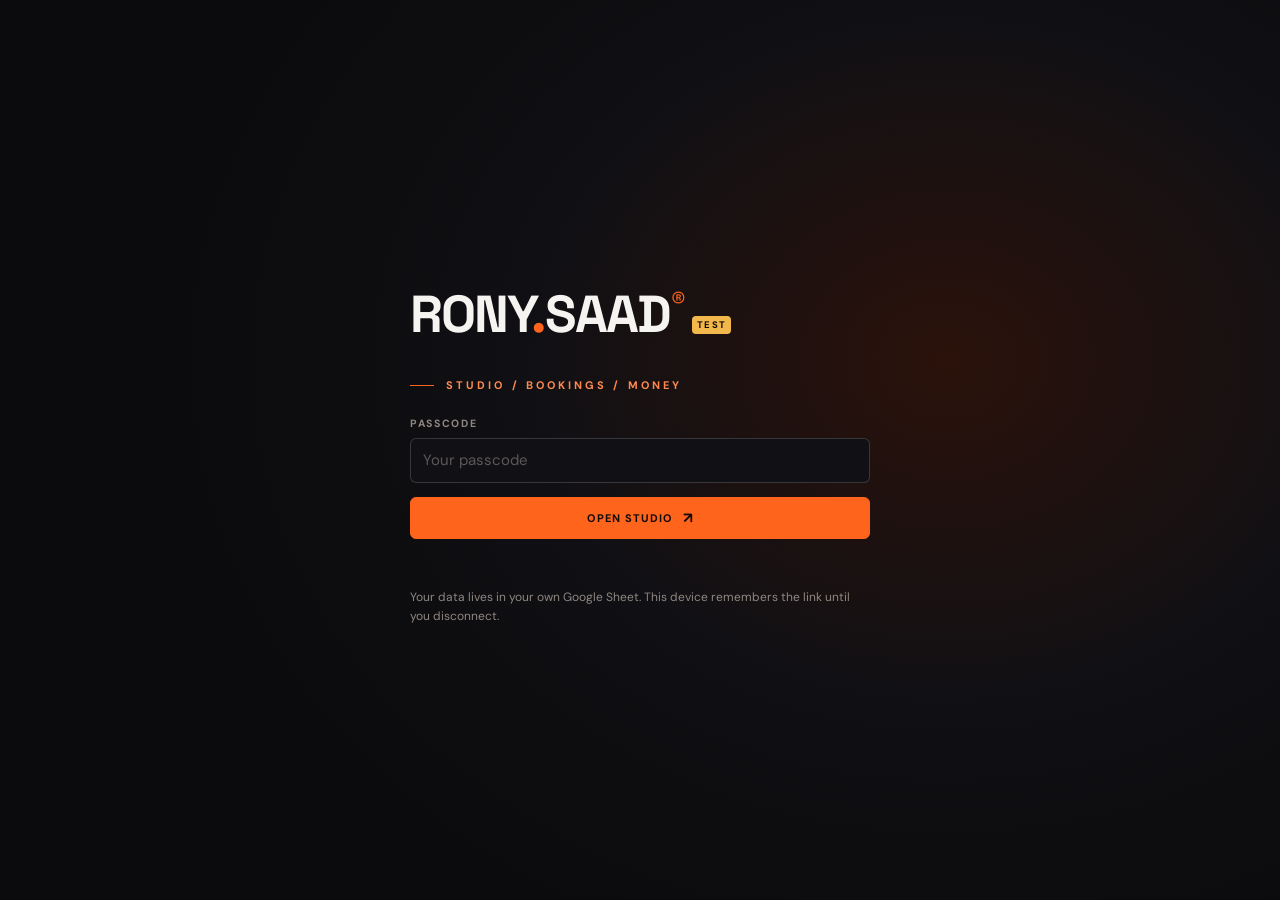
<file: index.html>
<!doctype html>
<html lang="en">
<head>
<meta charset="utf-8">
<meta name="viewport" content="width=device-width,initial-scale=1,viewport-fit=cover">
<meta name="theme-color" content="#0b0b0d">
<meta name="robots" content="noindex,nofollow">
<meta name="apple-mobile-web-app-capable" content="yes">
<meta name="apple-mobile-web-app-status-bar-style" content="black-translucent">
<meta name="apple-mobile-web-app-title" content="Studio">
<title>Rony Saad Studio</title>
<meta name="mobile-web-app-capable" content="yes">
<link rel="manifest" href="manifest.webmanifest">
<link rel="icon" href="icon.svg" type="image/svg+xml">
<link rel="icon" href="icons/icon-192.png" type="image/png" sizes="192x192">
<link rel="apple-touch-icon" href="icons/icon-180.png">
<link rel="preconnect" href="https://fonts.googleapis.com">
<link rel="preconnect" href="https://fonts.gstatic.com" crossorigin>
<link rel="stylesheet" href="https://fonts.googleapis.com/css2?family=DM+Sans:wght@400;500;600;700&family=Space+Grotesk:wght@500;600;700&family=Cairo:wght@500;700&display=swap">
<link rel="stylesheet" href="styles.css">
</head>
<body>
<div class="grain" aria-hidden="true"></div>

<!-- Connect screen -->
<section id="connect" class="connect" hidden>
  <div class="connect-card">
    <div class="wordmark big">RONY<span>.</span>SAAD<em>®</em></div>
    <p class="eyebrow">Studio / Bookings / Money</p>
    <form id="connectForm" class="stack">
      <label class="field" id="cUrlField"><span>Google Sheet link (Apps Script web app URL)</span>
        <input id="cUrl" type="url" required placeholder="https://script.google.com/macros/s/…/exec" autocomplete="off" spellcheck="false"></label>
      <label class="field"><span>Passcode</span>
        <input id="cKey" type="text" required inputmode="numeric" autocomplete="off" placeholder="Your passcode" maxlength="12"></label>
      <button class="btn primary" type="submit" id="cGo">Open studio <span class="arrow">↗</span></button>
      <p class="msg" id="cMsg" role="status"></p>
    </form>
    <p class="fine">Your data lives in your own Google Sheet. This device remembers the link until you disconnect.</p>
  </div>
</section>

<!-- App -->
<div id="app" class="app" hidden>
  <header class="top">
    <a href="#today" class="wordmark" aria-label="Studio home">RONY<span>.</span>SAAD<em>®</em></a>
    <nav class="nav" id="nav" aria-label="Sections">
      <a href="#today" data-v="today">Today</a>
      <a href="#projects" data-v="projects">Projects</a>
      <a href="#clients" data-v="clients">Clients</a>
      <a href="#money" data-v="money">Money</a>
    </nav>
    <div class="top-right">
      <button class="sync" id="syncBtn" type="button" title="Sync now"><i class="dot"></i><span id="syncTxt">Synced</span></button>
      <button type="button" class="icon-btn" aria-label="Search everything" title="Search ( / )" id="searchBtn" data-search></button>
      <button type="button" class="icon-btn" aria-label="More: retainers, settings" id="moreBtn" data-more></button>
      <a href="#settings" data-v="settings" class="icon-btn" aria-label="Settings" id="setLink"></a>
      <button class="btn primary sm add-top" type="button" data-add>+ New booking</button>
    </div>
  </header>

  <main id="view" class="view"></main>

  <nav class="tabbar" aria-label="Sections">
    <a href="#today" data-v="today"><i data-ic="today"></i><span>Today</span></a>
    <a href="#projects" data-v="projects"><i data-ic="folder"></i><span>Projects</span></a>
    <button type="button" class="tab-add" data-add aria-label="New booking"><i data-ic="plus"></i></button>
    <a href="#clients" data-v="clients"><i data-ic="users"></i><span>Clients</span></a>
    <a href="#money" data-v="money"><i data-ic="wallet"></i><span>Money</span></a>
  </nav>
</div>

<!-- Drawer + modal roots -->
<div id="scrim" class="scrim" hidden></div>
<aside id="drawer" class="drawer" hidden aria-modal="true" role="dialog" aria-labelledby="drawerTitle"></aside>
<div id="modal" class="modal" hidden role="dialog" aria-modal="true" aria-labelledby="modalTitle"></div>
<div id="toast" class="toast" role="status" hidden></div>
<div id="invoice" class="invoice" aria-hidden="true"></div>

<script src="app.js"></script>
</body>
</html>
</file>
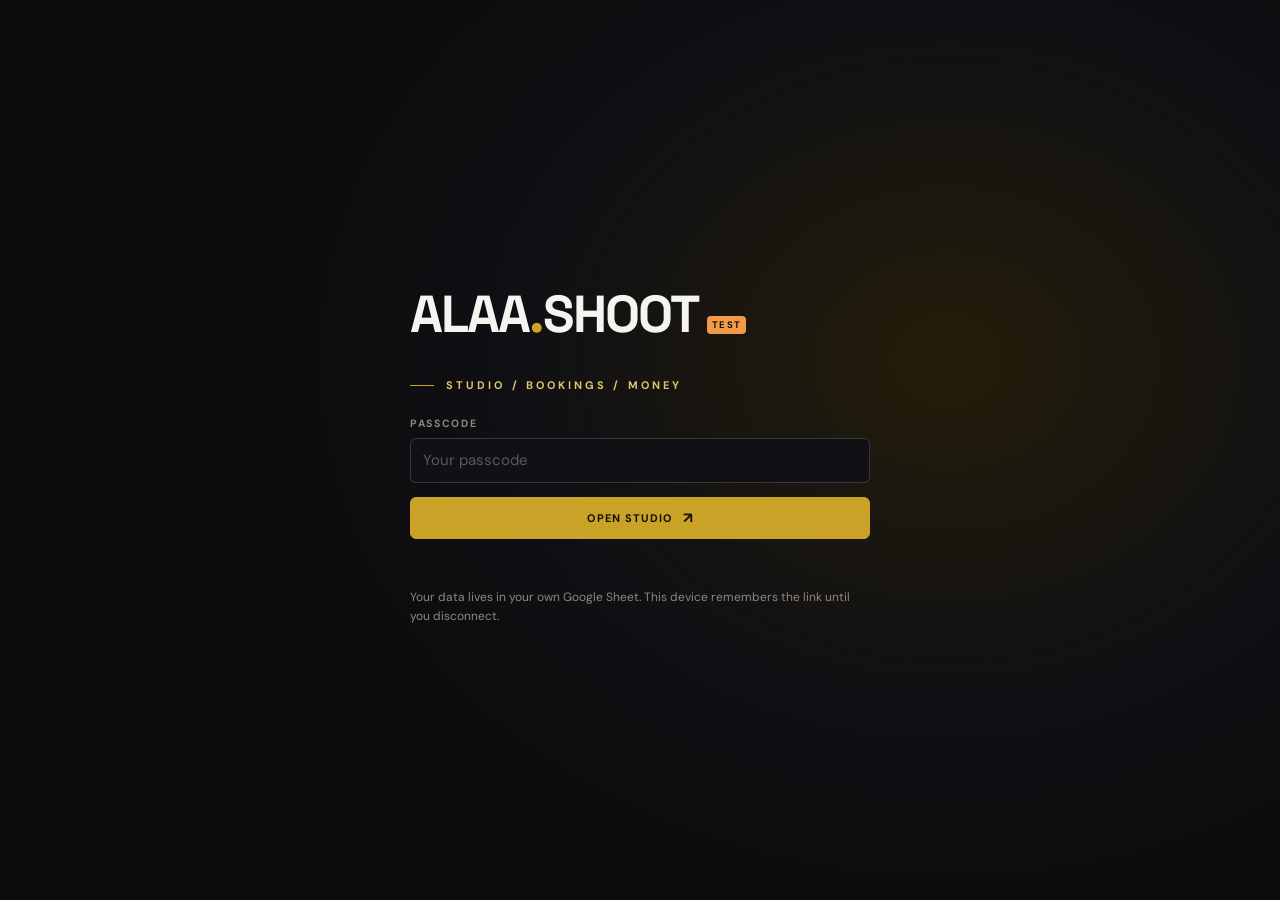
<file: alaa/index.html>
<!doctype html>
<!-- Alaa Shoot: a frozen copy of the studio app (app.js, styles.css here) with its own Sheet, name and colours. Changes to the main app do not reach it. -->
<html lang="en">
<head>
<meta charset="utf-8">
<meta name="viewport" content="width=device-width,initial-scale=1,viewport-fit=cover">
<meta name="theme-color" content="#0b0b0d">
<meta name="robots" content="noindex,nofollow">
<meta name="apple-mobile-web-app-capable" content="yes">
<meta name="apple-mobile-web-app-status-bar-style" content="black-translucent">
<meta name="apple-mobile-web-app-title" content="Alaa Shoot">
<title>Alaa Shoot</title>
<meta name="mobile-web-app-capable" content="yes">
<link rel="manifest" href="manifest.webmanifest">
<link rel="icon" href="icon.svg" type="image/svg+xml">
<link rel="icon" href="icons/icon-192.png" type="image/png" sizes="192x192">
<link rel="apple-touch-icon" href="icons/icon-180.png">
<link rel="preconnect" href="https://fonts.googleapis.com">
<link rel="preconnect" href="https://fonts.gstatic.com" crossorigin>
<link rel="stylesheet" href="https://fonts.googleapis.com/css2?family=DM+Sans:wght@400;500;600;700&family=Space+Grotesk:wght@500;600;700&family=Cairo:wght@500;700&display=swap">
<link rel="stylesheet" href="styles.css">
<link rel="stylesheet" href="theme.css">
</head>
<body>
<div class="grain" aria-hidden="true"></div>

<!-- Connect screen -->
<section id="connect" class="connect" hidden>
  <div class="connect-card">
    <div class="wordmark big">ALAA<span>.</span>SHOOT</div>
    <p class="eyebrow">Studio / Bookings / Money</p>
    <form id="connectForm" class="stack">
      <label class="field" id="cUrlField"><span>Google Sheet link (Apps Script web app URL)</span>
        <input id="cUrl" type="url" required placeholder="https://script.google.com/macros/s/…/exec" autocomplete="off" spellcheck="false"></label>
      <label class="field"><span>Passcode</span>
        <input id="cKey" type="text" required inputmode="numeric" autocomplete="off" placeholder="Your passcode" maxlength="12"></label>
      <button class="btn primary" type="submit" id="cGo">Open studio <span class="arrow">↗</span></button>
      <p class="msg" id="cMsg" role="status"></p>
    </form>
    <p class="fine">Your data lives in your own Google Sheet. This device remembers the link until you disconnect.</p>
  </div>
</section>

<!-- App -->
<div id="app" class="app" hidden>
  <header class="top">
    <a href="#today" class="wordmark" aria-label="Studio home">ALAA<span>.</span>SHOOT</a>
    <nav class="nav" id="nav" aria-label="Sections">
      <a href="#today" data-v="today">Today</a>
      <a href="#projects" data-v="projects">Projects</a>
      <a href="#clients" data-v="clients">Clients</a>
      <a href="#money" data-v="money">Money</a>
    </nav>
    <div class="top-right">
      <button class="sync" id="syncBtn" type="button" title="Sync now"><i class="dot"></i><span id="syncTxt">Synced</span></button>
      <button type="button" class="icon-btn" aria-label="Search everything" title="Search ( / )" id="searchBtn" data-search></button>
      <button type="button" class="icon-btn" aria-label="More: retainers, settings" id="moreBtn" data-more></button>
      <a href="#settings" data-v="settings" class="icon-btn" aria-label="Settings" id="setLink"></a>
      <button class="btn primary sm add-top" type="button" data-add>+ New booking</button>
    </div>
  </header>

  <main id="view" class="view"></main>

  <nav class="tabbar" aria-label="Sections">
    <a href="#today" data-v="today"><i data-ic="today"></i><span>Today</span></a>
    <a href="#projects" data-v="projects"><i data-ic="folder"></i><span>Projects</span></a>
    <button type="button" class="tab-add" data-add aria-label="New booking"><i data-ic="plus"></i></button>
    <a href="#clients" data-v="clients"><i data-ic="users"></i><span>Clients</span></a>
    <a href="#money" data-v="money"><i data-ic="wallet"></i><span>Money</span></a>
  </nav>
</div>

<!-- Drawer + modal roots -->
<div id="scrim" class="scrim" hidden></div>
<aside id="drawer" class="drawer" hidden aria-modal="true" role="dialog" aria-labelledby="drawerTitle"></aside>
<div id="modal" class="modal" hidden role="dialog" aria-modal="true" aria-labelledby="modalTitle"></div>
<div id="toast" class="toast" role="status" hidden></div>
<div id="invoice" class="invoice" aria-hidden="true"></div>

<script src="config.js"></script>
<script src="app.js"></script>
</body>
</html>
</file>
<file: styles.css>
/* Rony Saad Studio — brand from ronysaad.com: ink black, signal orange, warm off‑white.
   Layout: sticky top bar (desktop nav) + bottom tab bar on phones; views render into #view; project editor is a right drawer. */
:root{
  --bg:#0b0b0d; --bg2:#111115; --panel:#15151a; --panel2:#1b1b21; --line:#ffffff14; --line2:#ffffff29;
  --fg:#f6f4f1; --muted:#c7c0bb; --faint:#8f8781;
  --accent:#ff641c; --accent2:#ff8a50; --accent-soft:#ff641c1f; --on-accent:#120a06;
  --accent-hover:#ff7b38; --accent-line:#ff641c80; --accent-glow:#ff5b0040; --accent-glow2:#ff5b0055; --accent-ring:#ff762b45; --accent-faint:#ff620013; --tint:#2b120b; --glow-rgb:255,100,28;
  --ok:#4cc38a; --ok-soft:#4cc38a1f; --warn:#f2b84b; --warn-soft:#f2b84b1f; --bad:#ff5d5d; --bad-soft:#ff5d5d1f; --info:#8fb3ff; --info-soft:#8fb3ff1f;
  --f-display:'Space Grotesk','DM Sans',system-ui,sans-serif;
  --f-body:'DM Sans',system-ui,-apple-system,'Segoe UI',Arial,sans-serif;
  --r:6px; --r2:12px;
  --gut:max(16px,env(safe-area-inset-left,0px));
  --gutr:max(16px,env(safe-area-inset-right,0px));
  color-scheme:dark;
}
*{box-sizing:border-box}
html{-webkit-text-size-adjust:100%}
body{margin:0;background:var(--bg);color:var(--fg);font:15px/1.55 var(--f-body);min-height:100svh;overflow-x:hidden;font-synthesis:none}
body::before{content:"";position:fixed;inset:0 0 auto;height:env(safe-area-inset-top,0px);background:var(--bg);z-index:60}
a{color:inherit;text-decoration:none}
button,input,select,textarea{font:inherit;color:inherit}
img{max-width:100%}
[hidden]{display:none!important}
:focus-visible{outline:2px solid var(--accent);outline-offset:2px;border-radius:4px}
.num,.kpi b,.date-block b,td.n{font-variant-numeric:tabular-nums}
h1,h2,h3{font-family:var(--f-display);margin:0;text-wrap:balance;letter-spacing:-.02em}
h2{font-size:15px;font-weight:600;text-transform:uppercase;letter-spacing:.12em}
.grain{pointer-events:none;position:fixed;inset:0;z-index:0;opacity:.08;background-image:url("data:image/svg+xml,%3Csvg viewBox='0 0 180 180' xmlns='http://www.w3.org/2000/svg'%3E%3Cfilter id='n'%3E%3CfeTurbulence type='fractalNoise' baseFrequency='.95' numOctaves='3' stitchTiles='stitch'/%3E%3C/filter%3E%3Crect width='100%25' height='100%25' filter='url(%23n)' opacity='.22'/%3E%3C/svg%3E")}

/* ---------- wordmark / eyebrow ---------- */
.wordmark{font-family:var(--f-display);font-weight:700;font-size:21px;letter-spacing:-1px;white-space:nowrap}
.wordmark span{color:var(--accent)}
.wordmark em{font-style:normal;color:var(--accent);font-size:.55em;vertical-align:.7em;margin-left:1px}
.preview .wordmark::after{content:"TEST";font:700 9.5px/1 var(--f-body);letter-spacing:.14em;color:var(--on-accent);background:var(--warn);border-radius:4px;padding:3px 5px;margin-left:8px;vertical-align:4px}
.wordmark.big{font-size:clamp(34px,8vw,52px);letter-spacing:-2px}
.eyebrow{font-weight:700;font-size:11px;letter-spacing:.28em;color:var(--accent2);text-transform:uppercase;margin:0;display:flex;align-items:center;gap:12px}
.eyebrow::before{content:"";width:24px;height:1px;background:var(--accent)}

/* ---------- buttons & fields ---------- */
.btn{display:inline-flex;align-items:center;justify-content:center;gap:10px;min-height:42px;padding:0 18px;border:1px solid var(--line2);border-radius:var(--r);background:transparent;cursor:pointer;text-transform:uppercase;font-weight:700;letter-spacing:.1em;font-size:11px;transition:transform .2s,background .2s,border-color .2s,box-shadow .2s;white-space:nowrap}
.btn:hover{border-color:var(--accent2)}
.btn.primary{background:var(--accent);color:var(--on-accent);border-color:var(--accent)}
.btn.primary:hover{background:var(--accent-hover);box-shadow:0 8px 28px var(--accent-glow)}
.btn.sm{min-height:34px;padding:0 12px;font-size:10.5px}
.btn.ghost{border-color:transparent;color:var(--muted)}
.btn.ghost:hover{color:var(--fg);border-color:var(--line2)}
.btn.danger{color:var(--bad);border-color:#ff5d5d55}
.btn.danger.arm{background:var(--bad);color:#160606;border-color:var(--bad)}
.btn:disabled{opacity:.5;cursor:default;transform:none}
.btn.wa{border-color:#25d36655;color:#5fe39a}
.btn.wa:hover{border-color:#25d366}
.arrow{font-size:15px;letter-spacing:0}
.linkbtn{background:none;border:0;padding:0;color:var(--accent2);font-weight:600;cursor:pointer;font-size:13px}
.linkbtn:hover{color:var(--accent)}
.field{display:flex;flex-direction:column;gap:6px;min-width:0}
.field>span{font-size:10.5px;font-weight:700;letter-spacing:.16em;text-transform:uppercase;color:var(--faint)}
input,select,textarea{background:var(--bg2);border:1px solid var(--line2);border-radius:var(--r);padding:10px 12px;min-width:0;width:100%;transition:border-color .2s}
input:focus,select:focus,textarea:focus{border-color:var(--accent);outline:none}
input[type=checkbox]{width:18px;height:18px;accent-color:var(--accent);padding:0}
textarea{resize:vertical;min-height:84px}
input::placeholder,textarea::placeholder{color:#8f878199}
.check{display:flex;align-items:center;gap:10px;font-size:14px;cursor:pointer;padding:8px 0}
.stack{display:flex;flex-direction:column;gap:14px}
.grid2{display:grid;grid-template-columns:repeat(2,minmax(0,1fr));gap:12px}
.grid3{display:grid;grid-template-columns:repeat(3,minmax(0,1fr));gap:12px}
@media (max-width:560px){.grid2,.grid3{grid-template-columns:1fr}}
.msg{font-size:13px;min-height:1em;margin:0}
.msg.err{color:var(--bad)} .msg.ok{color:var(--ok)}
.fine{font-size:12px;color:var(--faint);margin:0}

/* ---------- connect ---------- */
.connect{position:relative;z-index:1;min-height:100svh;display:grid;place-items:center;padding:40px var(--gutr) 40px var(--gut);background:radial-gradient(ellipse 60% 70% at 74% 40%,var(--tint) 0%,#101014 55%,#0b0b0d 100%)}
.connect-card{width:min(460px,100%);display:flex;flex-direction:column;gap:22px}

/* ---------- top bar ---------- */
.app{position:relative;z-index:1;min-height:100svh;padding-bottom:calc(84px + env(safe-area-inset-bottom,0px))}
.top{position:sticky;top:env(safe-area-inset-top,0px);z-index:30;display:flex;align-items:center;gap:20px;padding:14px var(--gutr) 14px var(--gut);background:#0b0b0de6;backdrop-filter:blur(14px);-webkit-backdrop-filter:blur(14px);border-bottom:1px solid var(--line)}
.nav{display:flex;gap:2px;flex:1;min-width:0}
.nav a{font-size:11px;font-weight:700;letter-spacing:.16em;text-transform:uppercase;color:var(--faint);padding:8px 12px;border-radius:var(--r);transition:color .2s}
.nav a:hover{color:var(--fg)}
.nav a[aria-current=page]{color:var(--fg);box-shadow:inset 0 -2px 0 var(--accent)}
.top-right{display:flex;align-items:center;gap:10px;margin-left:auto}
.icon-btn{background:transparent;display:inline-grid;place-items:center;width:36px;height:36px;border-radius:var(--r);border:1px solid var(--line2);color:var(--muted)}
.icon-btn:hover,.icon-btn[aria-current=page]{color:var(--fg);border-color:var(--accent)}
.icon-btn svg,.tabbar svg{width:18px;height:18px}
.mob-only{display:none}
@media (max-width:1140px){.mob-only{display:inline-grid}}
.sync{display:inline-flex;align-items:center;gap:8px;background:none;border:0;color:var(--faint);font-size:11px;font-weight:700;letter-spacing:.14em;text-transform:uppercase;cursor:pointer;padding:6px}
.sync .dot{width:7px;height:7px;border-radius:50%;background:var(--ok);box-shadow:0 0 10px var(--ok)}
.sync.busy .dot{background:var(--warn);box-shadow:0 0 10px var(--warn);animation:pulse 1s infinite}
.sync.off .dot{background:var(--bad);box-shadow:0 0 10px var(--bad)}
@keyframes pulse{50%{opacity:.35}}
@media (max-width:1140px){
  .nav,.add-top{display:none}
  .top{gap:10px}
  .wordmark{font-size:19px}
}

/* ---------- tab bar (phone) ---------- */
.tabbar{display:none}
@media (max-width:1140px){
  .tabbar{position:fixed;z-index:30;inset:auto 0 0;display:grid;grid-template-columns:repeat(5,1fr);align-items:center;padding:8px var(--gutr) calc(8px + env(safe-area-inset-bottom,0px)) var(--gut);background:#0b0b0df2;backdrop-filter:blur(14px);-webkit-backdrop-filter:blur(14px);border-top:1px solid var(--line)}
  .tabbar a{display:flex;flex-direction:column;align-items:center;gap:3px;color:var(--faint);font-size:10px;font-weight:700;letter-spacing:.08em;text-transform:uppercase;padding:4px 0}
  .tabbar a[aria-current=page]{color:var(--accent)}
  .tab-add{justify-self:center;width:52px;height:52px;border-radius:50%;border:0;background:var(--accent);color:var(--on-accent);display:grid;place-items:center;box-shadow:0 8px 26px var(--accent-glow2);cursor:pointer;margin-top:-22px}
  .tab-add svg{width:24px;height:24px}
}

/* ---------- views ---------- */
.view{max-width:1240px;margin:0 auto;padding:26px var(--gutr) 40px var(--gut);display:flex;flex-direction:column;gap:22px;animation:viewIn .35s cubic-bezier(.2,.7,.2,1)}
@keyframes viewIn{from{opacity:0;transform:translateY(8px)}to{opacity:1;transform:none}}
.vhead{display:flex;align-items:flex-end;justify-content:space-between;gap:12px;flex-wrap:wrap}
.vhead h1{font-size:clamp(30px,5vw,46px);font-weight:700;text-transform:uppercase;letter-spacing:-.05em;line-height:.95}
.vhead h1 .o{color:transparent;-webkit-text-stroke:1.2px var(--fg)}
.vhead h1 .a{color:var(--accent)}
.vhead p{margin:6px 0 0;color:var(--muted);font-size:14px}
.panel{background:var(--panel);border:1px solid var(--line);border-radius:var(--r2);padding:18px;min-width:0}
.ph{display:flex;align-items:center;justify-content:space-between;gap:10px;flex-wrap:wrap;margin-bottom:14px}
.ph small{color:var(--faint);font-size:12px}
.cols{display:grid;grid-template-columns:1.45fr 1fr;gap:18px;align-items:start}
@media (max-width:960px){.cols{grid-template-columns:1fr}}
.empty{border:1px dashed var(--line2);border-radius:var(--r2);padding:26px;text-align:center;color:var(--faint);font-size:14px}
.empty b{display:block;color:var(--fg);margin-bottom:4px}

/* ---------- hero / next shoot ---------- */
.hero{position:relative;overflow:hidden;border:1px solid var(--line);border-radius:var(--r2);padding:24px;background:radial-gradient(ellipse 70% 90% at 85% 30%,var(--tint) 0%,#141217 55%,var(--panel) 100%);display:grid;grid-template-columns:1fr auto;gap:20px;align-items:end}
.hero::after{content:"";position:absolute;width:340px;aspect-ratio:1;right:-90px;top:-120px;border-radius:50%;border:1px solid var(--accent-ring);box-shadow:inset 0 0 60px var(--accent-faint);pointer-events:none}
.hero>*{position:relative;z-index:1;min-width:0}
.hero .label{font-size:11px;font-weight:700;letter-spacing:.24em;color:var(--accent2);text-transform:uppercase}
.hero h3{font-size:clamp(24px,4vw,36px);font-weight:700;margin:8px 0 6px;line-height:1.05;overflow-wrap:anywhere}
.hero .meta{color:var(--muted);font-size:14px;display:flex;flex-wrap:wrap;gap:4px 14px}
.hero .acts{display:flex;gap:8px;flex-wrap:wrap;margin-top:16px}
.cd{display:flex;gap:8px}
.cd span{min-width:70px;text-align:center;border:1px solid var(--line2);border-radius:var(--r);padding:10px 8px;background:#0b0b0d80}
.cd b{display:block;font-family:var(--f-display);font-size:30px;line-height:1;font-weight:700;color:var(--accent)}
.cd small{font-size:10px;letter-spacing:.16em;text-transform:uppercase;color:var(--faint)}
@media (max-width:640px){.hero{grid-template-columns:1fr}.cd span{min-width:0;flex:1}}
.hero.sm{grid-template-columns:1fr;padding:18px;margin-bottom:6px}
.hero.sm h3{font-size:clamp(20px,3vw,26px)}
.hero.sm .cd span{min-width:0;flex:1;padding:8px 6px}
.hero.sm .cd b{font-size:24px}

/* ---------- tabs (money sub-pages, project drawer) ---------- */
.tabs{display:flex;gap:2px;overflow-x:auto;scrollbar-width:none;border-bottom:1px solid var(--line);flex:none}
.tabs::-webkit-scrollbar{display:none}
.tabs>*{flex:none;background:none;border:0;border-bottom:2px solid transparent;margin-bottom:-1px;padding:10px 12px;font-size:11px;font-weight:700;letter-spacing:.12em;text-transform:uppercase;color:var(--faint);cursor:pointer;white-space:nowrap;transition:color .2s}
.tabs>*:hover{color:var(--fg)}
.tabs>[aria-current=page],.tabs>[aria-selected=true]{color:var(--fg);border-bottom-color:var(--accent)}
@media (max-width:560px){.tabs>*{padding:10px 7px;letter-spacing:.04em}}
.view>section[id]{scroll-margin-top:84px}
.cols .panel[id]{scroll-margin-top:84px}

/* ---------- KPIs ---------- */
.kpis{display:grid;grid-template-columns:repeat(4,minmax(0,1fr));gap:12px}
@media (max-width:860px){.kpis{grid-template-columns:repeat(2,minmax(0,1fr))}}
.kpi{background:var(--panel);border:1px solid var(--line);border-radius:var(--r2);padding:14px 16px;display:flex;flex-direction:column;gap:4px;min-width:0;text-align:left}
button.kpi{cursor:pointer;transition:border-color .2s}
button.kpi:hover{border-color:var(--accent)}
.kpi small{font-size:10.5px;font-weight:700;letter-spacing:.16em;text-transform:uppercase;color:var(--faint)}
.kpi b{font-family:var(--f-display);font-size:clamp(22px,3vw,30px);font-weight:700;line-height:1.1;letter-spacing:-.03em;overflow-wrap:anywhere}
.kpi b.acc{color:var(--accent)}
.kpi b.bad{color:var(--bad)}
.kpi em{font-style:normal;font-size:12px;color:var(--muted)}

/* ---------- alerts ---------- */
.alerts{display:flex;flex-direction:column;gap:8px}
.alert{display:grid;grid-template-columns:auto minmax(0,1fr) auto;gap:12px;align-items:center;padding:11px 12px;border-radius:var(--r);background:var(--bg2);border:1px solid var(--line)}
.alert .sev{width:8px;height:34px;border-radius:4px;background:var(--warn)}
.alert.bad .sev{background:var(--bad)} .alert.info .sev{background:var(--info)} .alert.acc .sev{background:var(--accent)}
.alert b{display:block;font-weight:600;font-size:14px;overflow-wrap:anywhere}
.alert small{display:block;color:var(--faint);font-size:12.5px;overflow-wrap:anywhere}
.alert .acts{display:flex;gap:6px;flex-wrap:wrap;justify-content:flex-end}
.alert-group{display:flex;align-items:center;gap:8px;font-size:10.5px;font-weight:700;letter-spacing:.16em;text-transform:uppercase;color:var(--faint);margin:8px 0 2px}
.alert-group .n{background:var(--panel2);color:var(--fg);border-radius:10px;padding:0 7px;letter-spacing:0}
.allclear{color:var(--ok);font-weight:600;font-size:14px;padding:6px 0}
.alert[role=button]{cursor:pointer;transition:border-color .2s}
.alert[role=button]:hover{border-color:var(--accent-line)}
@media (max-width:560px){.alert{grid-template-columns:auto minmax(0,1fr)}.alert .acts{grid-column:2;justify-content:flex-start}}

/* ---------- project rows ---------- */
.filters{display:flex;gap:10px;flex-wrap:wrap;align-items:center}
.filters input[type=search]{flex:1 1 240px;width:auto}
.chips{display:flex;gap:6px;flex-wrap:wrap}
.chip{border:1px solid var(--line2);background:transparent;border-radius:999px;padding:6px 13px;font-size:12px;font-weight:600;color:var(--muted);cursor:pointer;white-space:nowrap}
.chip:hover{color:var(--fg)}
.chip[aria-pressed=true]{background:var(--fg);color:var(--bg);border-color:var(--fg)}
.chip .n{opacity:.6;margin-left:4px}
.rows{display:flex;flex-direction:column;gap:8px}
.row{display:grid;grid-template-columns:64px minmax(0,1fr) auto 190px;gap:16px;align-items:center;padding:12px 14px;border:1px solid var(--line);border-radius:var(--r2);background:var(--panel);cursor:pointer;transition:border-color .2s,transform .2s;text-align:left;width:100%}
.row:hover{border-color:var(--accent-line)}
.row.cancelled{opacity:.5}
.date-block{text-align:center;border-right:1px solid var(--line);padding-right:12px}
.date-block b{display:block;font-family:var(--f-display);font-size:24px;line-height:1;font-weight:700}
.date-block span{font-size:10px;letter-spacing:.14em;text-transform:uppercase;color:var(--faint)}
.date-block.none b{font-size:16px;color:var(--faint)}
.row .main{min-width:0}
.row .main strong{display:block;font-weight:600;font-size:15px;overflow:hidden;text-overflow:ellipsis;white-space:nowrap}
.row .main small{display:block;color:var(--faint);font-size:12.5px;overflow:hidden;text-overflow:ellipsis;white-space:nowrap}
.row .money{text-align:right}
.row .money b{display:block;font-family:var(--f-display);font-weight:600;font-size:16px}
@media (max-width:1140px){
  .row{grid-template-columns:56px minmax(0,1fr) auto;gap:12px}
  .row .steps{grid-column:2/-1;grid-row:2;justify-self:start}
}
.code{font-size:11px;letter-spacing:.08em;color:var(--faint);font-weight:600}
.tag{display:inline-flex;align-items:center;gap:5px;border-radius:999px;padding:2px 9px;font-size:11px;font-weight:700;letter-spacing:.04em;white-space:nowrap}
.tag::before{content:"";width:6px;height:6px;border-radius:50%;background:currentColor}
.t-ok{background:var(--ok-soft);color:var(--ok)} .t-warn{background:var(--warn-soft);color:var(--warn)}
.t-bad{background:var(--bad-soft);color:var(--bad)} .t-info{background:var(--info-soft);color:var(--info)}
.t-acc{background:var(--accent-soft);color:var(--accent2)} .t-mute{background:#ffffff0d;color:var(--faint)}

/* quick status stepper */
.steps{display:inline-flex;border:1px solid var(--line2);border-radius:999px;overflow:hidden;flex:none}
.steps button{background:transparent;border:0;padding:5px 10px;font-size:11px;font-weight:700;color:var(--faint);cursor:pointer;letter-spacing:.04em;transition:background .2s,color .2s}
.steps button+button{border-left:1px solid var(--line2)}
.steps button.done{color:var(--fg);background:#ffffff0f}
.steps button.cur{background:var(--accent);color:var(--on-accent)}
.steps button:hover:not(.cur){color:var(--fg)}
@media (max-width:420px){.steps button{padding:5px 8px;font-size:10.5px}}

/* ---------- pipeline board ---------- */
.board{position:relative;display:grid;grid-auto-flow:column;grid-auto-columns:minmax(220px,1fr);gap:12px;overflow-x:auto;align-items:start;padding-bottom:8px;overscroll-behavior-x:contain}
@media (max-width:1140px){.board{grid-auto-columns:min(82vw,300px);scroll-snap-type:x mandatory}}
@media (min-width:1141px){.kjump{display:none}}
.kcol{background:var(--bg2);border:1px solid var(--line);border-radius:var(--r2);padding:10px;display:flex;flex-direction:column;gap:8px;min-width:0;scroll-snap-align:start;transition:border-color .2s,background .2s}
.kcol.over{border-color:var(--accent);background:var(--panel2)}
.kh{display:flex;align-items:center;gap:8px;padding:2px 2px 4px}
.kh b{font-family:var(--f-display);font-size:15px}
.kh small{margin-left:auto;color:var(--faint);font-size:12px;font-variant-numeric:tabular-nums}
.klist{display:flex;flex-direction:column;gap:8px;min-height:44px}
.kcard{background:var(--panel);border:1px solid var(--line);border-radius:var(--r);padding:10px 12px;display:flex;flex-direction:column;gap:4px;cursor:pointer;transition:border-color .2s;min-width:0}
.kcard:hover{border-color:var(--accent-line)}
.kcard.drag{opacity:.4}
.kcard>b{font-weight:600;font-size:14px;overflow-wrap:anywhere}
.kcard>small{color:var(--faint);font-size:12.5px;overflow-wrap:anywhere}
.kdate{font-size:12.5px;color:var(--muted)}
.kdate.late{color:var(--bad);font-weight:700}
.ktags{display:flex;gap:4px;flex-wrap:wrap;align-items:center;margin-top:2px}
.ktags b{margin-left:auto;font-weight:600;font-size:13px;font-variant-numeric:tabular-nums;white-space:nowrap}
@media (max-width:1140px){.kbar{flex-wrap:nowrap;overflow-x:auto;scrollbar-width:none}.kbar::-webkit-scrollbar{display:none}.kbar .kjump{flex-wrap:nowrap}}
.knext{align-self:flex-start;margin-top:4px}
.kempty{font-size:12px;color:var(--faint);text-align:center;padding:12px 0;margin:0;border:1px dashed var(--line2);border-radius:var(--r)}

/* ---------- lists ---------- */
.mini{display:flex;flex-direction:column}
.mini-it{display:grid;grid-template-columns:minmax(0,1fr) auto;gap:4px 12px;align-items:center;padding:10px 0;border-top:1px solid var(--line);cursor:pointer}
.mini-it:first-child{border-top:0}
.mini-it b{font-weight:600;font-size:14px;overflow-wrap:anywhere}
.mini-it small{display:block;color:var(--faint);font-size:12.5px}
.mini-it .r{text-align:right;font-size:13px}
.mini-it .late{color:var(--bad);font-weight:700}

/* ---------- calendar ---------- */
.calnav{display:flex;align-items:center;gap:8px}
.calnav .ttl{font-family:var(--f-display);font-weight:700;text-transform:uppercase;letter-spacing:.06em;min-width:150px;text-align:center}
.cal{display:grid;grid-template-columns:repeat(7,minmax(0,1fr));gap:4px}
.cal-h{font-size:10px;font-weight:700;letter-spacing:.16em;color:var(--faint);text-align:center;padding:4px 0;text-transform:uppercase}
.cal-c{min-height:96px;border:1px solid var(--line);border-radius:var(--r);background:var(--panel);padding:6px;display:flex;flex-direction:column;gap:3px;cursor:pointer;min-width:0;text-align:left}
.cal-c:hover{border-color:var(--accent-line)}
.cal-c.out{opacity:.28}
.cal-c.today{box-shadow:inset 0 0 0 1.5px var(--accent)}
.cal-c.sel{background:var(--panel2);border-color:var(--fg)}
.cal-c .d{font-weight:700;font-size:13px;font-variant-numeric:tabular-nums}
.ev{font-size:11px;line-height:1.3;border-radius:4px;padding:2px 5px;white-space:nowrap;overflow:hidden;text-overflow:ellipsis;background:var(--accent);color:var(--on-accent);font-weight:600}
.ev.due{background:transparent;color:var(--info);border:1px solid #8fb3ff55}
.ev.free{background:#ffffff14;color:var(--fg)}
.dots{display:none;gap:3px}
.dots i{width:6px;height:6px;border-radius:50%;background:var(--accent)}
.dots i.due{background:var(--info)}
@media (max-width:640px){.cal-c{min-height:54px;padding:5px}.ev{display:none}.dots{display:flex;flex-wrap:wrap}}
.legend{display:flex;gap:14px;flex-wrap:wrap;font-size:12px;color:var(--faint);margin-top:10px}
.cal-day{margin-top:18px;padding-top:16px;border-top:1px solid var(--line)}
.legend i{display:inline-block;width:10px;height:10px;border-radius:3px;margin-right:6px;vertical-align:-1px}

/* ---------- money ---------- */
.seg{display:inline-flex;border:1px solid var(--line2);border-radius:var(--r);overflow:hidden}
.seg button{background:transparent;border:0;padding:7px 12px;font-size:11px;font-weight:700;letter-spacing:.08em;text-transform:uppercase;color:var(--faint);cursor:pointer}
.seg button+button{border-left:1px solid var(--line2)}
.seg button[aria-pressed=true]{background:var(--fg);color:var(--bg)}
.chart{width:100%;height:auto;display:block}
.chart text{fill:var(--faint);font:11px var(--f-body)}
.chart .grid line{stroke:var(--line)}
.chart .tip{fill:var(--fg);font-weight:700}
.chart .grid line.zero{stroke:var(--line2)}
.chart .hit{fill:transparent;cursor:crosshair}
.chart .hit:hover{fill:#ffffff0a}
.chart-key{margin:0 0 6px}
.chart-h{font-size:12px;color:var(--accent2);letter-spacing:.2em;margin:10px 0 -8px}
.cols2{display:grid;grid-template-columns:repeat(2,minmax(0,1fr));gap:18px;align-items:start}
@media (max-width:960px){.cols2{grid-template-columns:1fr}}
.sbar{display:flex;gap:2px;height:14px;margin:6px 0 14px}
.sbar i{min-width:3px}
.sbar i:first-child{border-radius:4px 0 0 4px}.sbar i:last-child{border-radius:0 4px 4px 0}.sbar i:only-child{border-radius:4px}
.skey{display:flex;flex-direction:column;gap:8px}
.skey div{display:grid;grid-template-columns:10px minmax(0,1fr) auto 44px;gap:10px;align-items:center;font-size:13.5px}
.skey i{width:10px;height:10px;border-radius:3px}
.skey b{font-variant-numeric:tabular-nums;font-weight:600}
.skey small{color:var(--faint);text-align:right;font-variant-numeric:tabular-nums}
.legend i.ln{height:2px;border-radius:1px;background:var(--fg);vertical-align:3px}
.vacts{display:flex;gap:10px;align-items:center;flex-wrap:wrap}
.bar-row[role=button]{cursor:pointer}
.bar-row[role=button]:hover span{color:var(--accent2)}
.rep{max-height:360px;overflow:auto;border:0}
.rep table{min-width:0;width:100%}
.rep td,.rep th{padding:8px 10px;white-space:nowrap}
@media (max-width:560px){.rep td,.rep th{padding:7px 6px;font-size:12.5px}}
.rep tr.tot td{font-weight:700;border-top:1px solid var(--line2)}
.rep td.neg{color:var(--bad)}
.linked{display:flex;flex-wrap:wrap;gap:6px;align-items:center}
.bars{display:flex;flex-direction:column;gap:12px}
.bar-row{display:grid;grid-template-columns:minmax(0,1fr) auto;gap:4px 12px}
.bar-row span{font-size:13.5px;font-weight:600;overflow:hidden;text-overflow:ellipsis;white-space:nowrap}
.bar-row b{font-variant-numeric:tabular-nums;font-size:13.5px}
.bar-row .track{grid-column:1/-1;height:8px;border-radius:4px;background:#ffffff0d;overflow:hidden}
.bar-row .track i{display:block;height:100%;background:var(--accent);border-radius:4px;transform-origin:left;animation:grow .8s cubic-bezier(.2,.7,.2,1) both}
.bar-row small{grid-column:1/-1;color:var(--faint);font-size:12px}
@keyframes grow{from{transform:scaleX(0)}}

/* ---------- tables ---------- */
.tbl{overflow-x:auto;border:1px solid var(--line);border-radius:var(--r2)}
table{border-collapse:collapse;width:100%;min-width:640px;font-size:14px}
th{text-align:left;font-size:10.5px;font-weight:700;letter-spacing:.14em;text-transform:uppercase;color:var(--faint);padding:10px 12px;border-bottom:1px solid var(--line);background:var(--panel)}
td{padding:11px 12px;border-bottom:1px solid var(--line)}
tr:last-child td{border-bottom:0}
tbody tr{cursor:pointer}
tbody tr:hover td{background:#ffffff06}
td.n,th.n{text-align:right}

/* ---------- drawer ---------- */
.scrim{position:fixed;inset:0;z-index:50;background:#000000a6;backdrop-filter:blur(3px);animation:fade .2s}
@keyframes fade{from{opacity:0}}
.drawer{position:fixed;z-index:55;top:0;right:0;bottom:0;width:min(640px,100vw);background:var(--bg2);border-left:1px solid var(--line2);display:flex;flex-direction:column;animation:slideIn .28s cubic-bezier(.2,.7,.2,1)}
@keyframes slideIn{from{transform:translateX(40px);opacity:0}}
.dr-head{padding:calc(16px + env(safe-area-inset-top,0px)) var(--gutr) 14px 22px;border-bottom:1px solid var(--line);display:flex;gap:12px;align-items:flex-start}
.dr-head .t{flex:1;min-width:0}
.dr-head h2{font-size:22px;text-transform:none;letter-spacing:-.02em;overflow-wrap:anywhere}
.dr-head .sub{display:flex;gap:8px;align-items:center;flex-wrap:wrap;margin-top:6px}
.dr-tabs{padding:0 var(--gutr) 0 16px;background:var(--bg2)}
@media (max-width:560px){.dr-tabs{padding:0 4px}.dr-tabs>*{flex:1 0 auto}.dr-tabs .lg{display:none}}
.h3-acts{display:flex;gap:14px}
.span2{grid-column:1/-1}
.seg.kind{display:flex}.seg.kind button{flex:1;padding:10px 8px}
.pkg{display:flex;flex-direction:column;gap:10px;padding:12px;border:1px solid var(--line);border-radius:var(--r);background:var(--bg2)}
.pkg-del{align-self:flex-start;color:var(--faint)}
.pkg-del:hover{color:var(--bad)}
.tpl-chk span{color:var(--muted);font-size:13.5px}
.more-f summary{cursor:pointer;font-size:13px;font-weight:600;color:var(--muted);padding:2px 0}
.more-f summary:hover{color:var(--fg)}
.more-f[open]{display:flex;flex-direction:column;gap:12px}
.dr-body{flex:1;overflow-y:auto;padding:18px var(--gutr) 24px 22px;display:flex;flex-direction:column;gap:22px;overscroll-behavior:contain}
.dr-sec{display:flex;flex-direction:column;gap:12px}
.dr-sec>h3{font-size:11px;font-weight:700;letter-spacing:.2em;text-transform:uppercase;color:var(--accent2);display:flex;justify-content:space-between;align-items:center}
.dr-foot{padding:12px var(--gutr) calc(12px + env(safe-area-inset-bottom,0px)) 22px;border-top:1px solid var(--line);display:flex;gap:8px;flex-wrap:wrap;align-items:center;background:var(--bg2)}
.dr-foot .sp{flex:1}
.x{width:38px;height:38px;border-radius:var(--r);border:1px solid var(--line2);background:transparent;cursor:pointer;display:grid;place-items:center;flex:none;font-size:18px;color:var(--muted)}
.x:hover{color:var(--fg);border-color:var(--fg)}
.money-sum{display:grid;grid-template-columns:repeat(3,minmax(0,1fr));gap:8px}
.money-sum div{background:var(--panel);border:1px solid var(--line);border-radius:var(--r);padding:10px 12px}
.money-sum small{display:block;font-size:10px;letter-spacing:.14em;text-transform:uppercase;color:var(--faint);font-weight:700}
.money-sum b{font-family:var(--f-display);font-size:clamp(14px,4vw,18px);font-variant-numeric:tabular-nums;white-space:nowrap}
.plan{display:flex;flex-direction:column;gap:6px}
.plan:empty{display:none}
.plan-it{display:flex;align-items:center;justify-content:space-between;gap:10px;padding:10px 12px;border:1px solid var(--line);border-radius:var(--r);background:var(--panel)}
.plan-it b{display:block;font-weight:600;font-size:14px}
.plan-it small{display:block;color:var(--faint);font-size:12.5px}
.plan-it.late{border-color:#ff5d5d66}.plan-it.late small{color:var(--bad);font-weight:600}
.plan-it.done{opacity:.6}
.warn-t{color:var(--bad)}
.paylist{display:flex;flex-direction:column;gap:4px}
.paylist:empty{display:none}
.pay-it{display:grid;grid-template-columns:minmax(0,1fr) auto 32px;gap:10px;align-items:center;font-size:13.5px;padding:6px 10px;border:1px solid var(--line);border-radius:var(--r);background:var(--panel)}
.pay-it span{color:var(--muted)}
.pay-it b{font-variant-numeric:tabular-nums;font-weight:600}
.pay-it .del{width:28px;height:28px;border:1px solid var(--line2);border-radius:var(--r);background:transparent;color:var(--faint);cursor:pointer}
.pay-it .del:hover{color:var(--bad);border-color:var(--bad)}
#payDate{flex:0 0 150px;width:150px}
.payrow{display:flex;gap:8px}
.payrow input{flex:1}
@media (max-width:560px){.payrow{flex-wrap:wrap}.payrow input{flex:1 1 100%}}
.items{display:flex;flex-direction:column;gap:8px}
.item{display:grid;grid-template-columns:minmax(0,1fr) 120px 150px 36px;gap:8px;align-items:center}
.item .del{width:36px;height:40px;border:1px solid var(--line2);border-radius:var(--r);background:transparent;color:var(--faint);cursor:pointer}
.item .del:hover{color:var(--bad);border-color:var(--bad)}
@media (max-width:560px){.item{grid-template-columns:minmax(0,1fr) 36px;}.item select,.item input[type=date]{grid-column:span 1}.item .del{grid-row:1;grid-column:2}}
.wa-menu{display:flex;gap:6px;flex-wrap:wrap}

/* ---------- to deliver ---------- */
.dl-group{display:flex;flex-direction:column;gap:12px}
.dl-groups{display:flex;flex-direction:column;gap:18px;margin-top:14px}
.dl-groups .dl-group+.dl-group{border-top:1px solid var(--line);padding-top:18px}
.dl-head{display:grid;grid-template-columns:minmax(0,1fr) 180px;gap:14px;align-items:center;cursor:pointer}
.dl-head b{display:block;font-weight:600;font-size:16px;overflow-wrap:anywhere}
.dl-head small{display:block;color:var(--faint);font-size:12.5px}
.dl-head:hover b{color:var(--accent2)}
.dl-prog{display:flex;flex-direction:column;gap:6px;align-items:flex-end;font-size:12px;color:var(--muted)}
.dl-prog .track{width:100%;height:6px;border-radius:3px;background:#ffffff0d;overflow:hidden}
.dl-prog .track i{display:block;height:100%;background:var(--ok);border-radius:3px}
.dl-list{display:flex;flex-direction:column;gap:8px}
.dl-it{display:grid;grid-template-columns:auto minmax(0,1fr) auto 150px;gap:12px;align-items:center;padding:10px 12px;border:1px solid var(--line);border-radius:var(--r);background:var(--bg2)}
.dl-it.late{border-color:#ff5d5d66}
.dl-it.done{opacity:.55}
.dl-check{width:28px;height:28px;border-radius:50%;border:2px solid var(--line2);background:transparent;cursor:pointer;display:grid;place-items:center;color:var(--bg);font-weight:800;font-size:14px}
.dl-check:hover{border-color:var(--ok);background:var(--ok-soft)}
.dl-it.done .dl-check{background:var(--ok);border-color:var(--ok)}
.dl-it .main{min-width:0}
.dl-it .main b{display:block;font-weight:600;font-size:14.5px;overflow-wrap:anywhere}
.dl-it .main small{display:block;color:var(--faint);font-size:12.5px;overflow-wrap:anywhere}
.dl-it .due{text-align:right;font-size:13px}
.dl-it .due small{display:block;color:var(--faint);font-size:11.5px}
.dl-date{width:100%;min-height:34px;padding:4px 8px;font-size:12.5px}
.dl-it.late .due,.dl-it.late .due small{color:var(--bad);font-weight:700}
.dl-done{display:flex;gap:8px;align-items:center;flex-wrap:wrap;color:var(--ok);font-weight:600;font-size:14px}
.dl-add{display:grid;grid-template-columns:140px minmax(0,1fr) 64px auto;gap:8px;opacity:.85}
.dl-add:focus-within{opacity:1}
@media (max-width:640px){
  .dl-head{grid-template-columns:1fr}.dl-prog{align-items:stretch}
  .dl-it{grid-template-columns:auto minmax(0,1fr)}.dl-it .steps{grid-column:1/-1;grid-row:2;justify-self:start}
  .dl-it .due{grid-column:1/-1;grid-row:3;display:flex;align-items:center;gap:10px;text-align:left}.dl-it .due .dl-date{width:auto;flex:none}
  .dl-add{grid-template-columns:minmax(0,1fr) 64px auto}.dl-add select{grid-column:1/-1}
}
.item.di{grid-template-columns:130px 150px minmax(0,1fr) 64px 36px;padding:10px;border:1px solid var(--line);border-radius:var(--r);background:var(--panel)}
.item.di.done{opacity:.6}
.item.di .d-type{grid-area:1/1}.item.di .d-title{grid-area:1/2/2/4}.item.di .d-qty{grid-area:1/4}.item.di .del{grid-area:1/5}
.item.di .d-status{grid-area:2/1}.item.di .d-due{grid-area:2/2}.item.di .d-notes{grid-area:2/3/3/6}
@media (max-width:560px){.item.di{grid-template-columns:repeat(4,minmax(0,1fr))}
  .item.di .d-type{grid-area:1/1/2/3}.item.di .d-qty{grid-area:1/3}.item.di .del{grid-area:1/4;justify-self:end}.item.di .d-title{grid-area:2/1/3/5}
  .item.di .d-status{grid-area:3/1/4/3}.item.di .d-due{grid-area:3/3/4/5}.item.di .d-notes{grid-area:4/1/5/5}}
.crew-row{grid-template-columns:minmax(0,1fr) 130px 100px auto 36px}
.paid-chk{padding:0;font-size:13px;white-space:nowrap}
@media (max-width:560px){.crew-row{grid-template-columns:minmax(0,1fr) minmax(0,1fr) auto}.crew-row input[data-ck=name]{grid-column:1/3}.crew-row .del{grid-row:1;grid-column:3;justify-self:end}}
.row.ret{grid-template-columns:minmax(0,1fr) auto 150px}
.row.cl{grid-template-columns:minmax(0,1fr) auto 170px}
.row.cl .money .tag{margin-top:2px}
@media (max-width:560px){.row.cl{grid-template-columns:minmax(0,1fr) auto}.row.cl .acts{grid-column:1/-1;grid-row:2}}
.row.ret .acts{display:flex;gap:6px;flex-wrap:wrap;justify-content:flex-end}
@media (max-width:1140px){.row.ret{grid-template-columns:minmax(0,1fr) auto}.row.ret .acts{grid-column:1/-1;grid-row:2;justify-content:flex-start}}
.more{display:flex;flex-direction:column;gap:8px}
.more-it{display:flex;align-items:center;gap:14px;padding:14px;border:1px solid var(--line);border-radius:var(--r2);background:var(--panel)}
.more-it:hover{border-color:var(--accent)}
.more-it svg{width:22px;height:22px;color:var(--accent);flex:none}
.more-it b{display:block;font-weight:600}
.more-it small{display:block;color:var(--faint);font-size:12.5px}

/* ---------- modal ---------- */
.modal{position:fixed;z-index:56;inset:0;display:grid;place-items:center;padding:20px var(--gutr) 20px var(--gut);pointer-events:none}
.modal-card{pointer-events:auto;width:min(560px,100%);max-height:calc(100svh - 40px);overflow:auto;background:var(--bg2);border:1px solid var(--line2);border-radius:var(--r2);padding:22px;display:flex;flex-direction:column;gap:16px;animation:pop .25s cubic-bezier(.2,.7,.2,1);box-shadow:0 30px 80px #000a}
@keyframes pop{from{transform:translateY(12px) scale(.98);opacity:0}}
.modal-card h2{font-size:22px;text-transform:uppercase;letter-spacing:-.03em}
.modal-acts{display:flex;gap:8px;justify-content:flex-end;flex-wrap:wrap}

/* ---------- search ---------- */
.sr{position:absolute;width:1px;height:1px;overflow:hidden;clip:rect(0 0 0 0);white-space:nowrap}
.modal-card.search-card{align-self:start;margin-top:min(10vh,80px);width:min(620px,100%);padding:14px;gap:10px;max-height:calc(100svh - min(10vh,80px) - 40px)}
.s-bar{display:flex;align-items:center;gap:10px}
.s-bar svg{width:20px;height:20px;color:var(--accent);flex:none}
.s-bar input{flex:1;font-size:16px;border:0;background:transparent;padding:8px 0}
.s-bar input:focus{border:0}
.s-res{display:flex;flex-direction:column;gap:2px;overflow-y:auto;border-top:1px solid var(--line);padding-top:6px;min-height:0}
.s-g{display:flex;align-items:center;gap:8px;font-size:10.5px;font-weight:700;letter-spacing:.16em;text-transform:uppercase;color:var(--faint);margin:10px 4px 4px}
.s-g .n{background:var(--panel2);color:var(--fg);border-radius:10px;padding:0 7px;letter-spacing:0}
.s-it{display:flex;align-items:center;justify-content:space-between;gap:12px;width:100%;text-align:left;background:transparent;border:1px solid transparent;border-radius:var(--r);padding:8px 10px;cursor:pointer;min-width:0}
.s-it>span:first-child{min-width:0}
.s-it b{display:block;font-weight:600;font-size:14px;overflow:hidden;text-overflow:ellipsis;white-space:nowrap}
.s-it small{display:block;color:var(--faint);font-size:12.5px;overflow:hidden;text-overflow:ellipsis;white-space:nowrap}
.s-it .r{flex:none;font-size:13px;font-variant-numeric:tabular-nums}
.s-it:hover,.s-it.on{background:var(--panel);border-color:var(--line2)}
.s-it.on{border-color:var(--accent-line)}
.s-more{margin:2px 10px 4px;font-size:12.5px;color:var(--faint);align-self:flex-start}
.linkbtn.s-more{color:var(--accent2)}
@media (max-width:420px){#syncTxt{display:none}.top-right{gap:8px}}

/* ---------- toast ---------- */
.toast{position:fixed;z-index:70;left:50%;bottom:calc(96px + env(safe-area-inset-bottom,0px));transform:translateX(-50%);background:var(--fg);color:var(--bg);font-weight:600;font-size:13.5px;border-radius:var(--r);padding:10px 16px;box-shadow:0 14px 40px #000a;animation:pop .25s;max-width:calc(100vw - 32px)}
.toast.err{background:var(--bad);color:#160606}
@media (min-width:1141px){.toast{bottom:28px}}

/* ---------- settings ---------- */
.set-grid{display:grid;grid-template-columns:repeat(auto-fit,minmax(min(340px,100%),1fr));gap:18px;align-items:start}
.kv{display:grid;grid-template-columns:auto minmax(0,1fr);gap:6px 14px;font-size:13.5px}
.kv dt{color:var(--faint)} .kv dd{margin:0;overflow-wrap:anywhere}

/* ---------- saved documents & client profile ---------- */
.doc-kind{display:inline-block;font-size:10px;font-weight:700;letter-spacing:.12em;text-transform:uppercase;padding:2px 7px;border-radius:999px;margin-right:4px;vertical-align:1px;background:var(--accent-soft);color:var(--accent2)}
.doc-kind.k-quote{background:var(--info-soft);color:var(--info)}
.doc-it .r{display:flex;gap:6px;justify-content:flex-end;flex-wrap:wrap}
.doc-it .btn.arm{color:var(--bad);border-color:var(--bad)}
.cl-stats{display:grid;grid-template-columns:repeat(3,minmax(0,1fr));gap:8px}
.cl-stats div{border:1px solid var(--line);border-radius:var(--r2);padding:10px 12px;background:var(--panel);min-width:0}
.cl-stats small{display:block;font-size:10px;font-weight:700;letter-spacing:.14em;text-transform:uppercase;color:var(--faint)}
.cl-stats b{font-family:var(--f-display);font-size:clamp(14px,4vw,18px);letter-spacing:-.02em;white-space:nowrap}
.cl-stats b.bad{color:var(--bad)}
#ctb tr{cursor:pointer}
@media (max-width:560px){.doc-it{grid-template-columns:1fr}.doc-it .r{justify-content:flex-start}}

/* ---------- invoice & quotation (print only, ronysaad.com look) ---------- */
.invoice{display:none}
.invoice.capture{display:flex;position:fixed;left:-10000px;top:0}
.invoice{
  --d-bg:#0b0b0d; --d-fg:#f6f4f1; --d-mute:rgba(246,244,241,.74); --d-line:rgba(246,244,241,.16); --d-o:var(--accent); --d-o2:var(--accent2);
  position:relative;overflow:hidden;box-sizing:border-box;width:210mm;min-height:296mm;padding:13mm 15mm 10mm;
  background:var(--d-bg);color:var(--d-fg);font:13px/1.55 'DM Sans','Cairo',Arial,sans-serif;
  -webkit-print-color-adjust:exact;print-color-adjust:exact;display:none;flex-direction:column
}
.invoice>*{position:relative}
.invoice .doc-glow{position:absolute;right:-60mm;top:-60mm;width:170mm;height:170mm;border-radius:50%;
  background:radial-gradient(circle,rgba(var(--glow-rgb),.26) 0%,rgba(var(--glow-rgb),.08) 40%,rgba(var(--glow-rgb),0) 70%)}
.invoice .doc-rings,.invoice .doc-rings::before{position:absolute;border-radius:50%;border:1px solid rgba(var(--glow-rgb),.30)}
.invoice .doc-rings{right:-34mm;top:-34mm;width:118mm;height:118mm}
.invoice .doc-rings::before{content:"";inset:-14mm;border-color:rgba(246,244,241,.07)}
.invoice .doc-rings::after{content:"";position:absolute;left:6%;top:64%;width:5px;height:5px;border-radius:50%;background:var(--d-o);box-shadow:0 0 10px var(--d-o)}
.doc-top{display:flex;justify-content:space-between;align-items:center}
.doc-logo{font-family:'Space Grotesk',sans-serif;font-weight:700;font-size:26px;letter-spacing:-1.2px;position:relative;padding-left:2px}
.doc-logo::before{content:"";position:absolute;left:-3px;top:-2px;width:5px;height:5px;border-radius:50%;background:var(--d-o)}
.doc-logo span{color:var(--d-o)}
.doc-logo em{font-style:normal;color:var(--d-o);font-size:.45em;vertical-align:1em;margin-left:1px}
.doc-pill{display:inline-flex;align-items:center;gap:8px;border:1px solid var(--d-line);padding:7px 12px;font-size:10px;font-weight:700;letter-spacing:.16em;text-transform:uppercase;color:var(--d-mute)}
.doc-pill i{width:5px;height:5px;border-radius:50%;background:var(--d-o);box-shadow:0 0 8px var(--d-o)}
.doc-eyebrow{display:flex;align-items:center;gap:10px;margin:9mm 0 2mm;color:var(--d-o2);font-weight:700;font-size:11.5px;letter-spacing:.04em}
.doc-eyebrow::before{content:"";width:28px;height:1px;background:var(--d-o)}
.doc-title{font-family:'Space Grotesk',sans-serif;font-weight:700;font-size:64px;line-height:.9;letter-spacing:-.06em;text-transform:uppercase;margin:0;color:var(--d-fg)}
.doc-title span{color:var(--d-o)}
.doc-ids{display:flex;flex-wrap:wrap;gap:0;margin:6mm 0 5mm;border-top:1px solid var(--d-line);border-bottom:1px solid var(--d-line)}
.doc-ids div{flex:1;min-width:30mm;padding:8px 10px 8px 0;display:flex;flex-direction:column;gap:2px}
.doc-ids div+div{padding-left:12px;border-left:1px solid var(--d-line)}
.doc-ids span,.doc-k,.doc-table th{font-size:9.5px;font-weight:700;letter-spacing:.16em;text-transform:uppercase;color:var(--d-mute)}
.doc-ids b{font-family:'Space Grotesk',sans-serif;font-size:15px;font-weight:600}
.doc-meta{display:grid;grid-template-columns:1fr 1fr;gap:5mm}
.doc-box{border:1px solid var(--d-line);background:rgba(246,244,241,.035);padding:12px 14px;display:flex;flex-direction:column;gap:1px}
.doc-box b{font-family:'Space Grotesk',sans-serif;font-size:17px;font-weight:600;margin:3px 0 2px}
.doc-box p{margin:0;color:var(--d-mute);white-space:pre-wrap}
.doc-project{margin:5mm 0 2mm}
.doc-project h2{font-family:'Space Grotesk',sans-serif;font-size:24px;letter-spacing:-.03em;margin:3px 0 1px;font-weight:700}
.doc-project p{margin:0;color:var(--d-mute)}
.doc-table{width:100%;min-width:0;border-collapse:collapse;font-size:14px}
.doc-table th{text-align:left;padding:8px 6px;border-bottom:1px solid var(--d-o);background:none}
.doc-table td{padding:8px 6px;border-bottom:1px solid var(--d-line);vertical-align:top;color:var(--d-fg);background:none}
.doc-table td b{font-weight:600}
.doc-table td small{display:block;color:var(--d-mute);font-size:11.5px}
.doc-table .n{text-align:right;width:14mm}
.doc-table .doc-no{width:9mm;color:var(--d-o);font-family:'Space Grotesk',sans-serif;font-weight:600}
.doc-sum{margin:5mm 0 0 auto;width:92mm}
.doc-line{display:flex;justify-content:space-between;align-items:baseline;padding:7px 0;border-bottom:1px solid var(--d-line);color:var(--d-mute)}
.doc-line b{color:var(--d-fg);font-family:'Space Grotesk',sans-serif;font-weight:600;font-size:15px}
.doc-line.big{background:var(--d-o);color:var(--on-accent);border:0;padding:11px 12px;margin:6px 0 2px}
.doc-line.big span{font-weight:700;font-size:11px;letter-spacing:.14em;text-transform:uppercase}
.doc-line.big b{color:var(--on-accent);font-size:24px;letter-spacing:-.03em}
.doc-pay{margin-top:5mm}
.doc-note{margin:4mm 0 0;color:var(--d-mute);max-width:130mm;white-space:pre-wrap;font-size:13px}
.doc-foot{margin-top:auto;padding-top:6mm;break-inside:avoid}
.doc-bars{display:flex;gap:3px;margin-bottom:8px}
.doc-bars i{flex:1;height:3px;background:rgba(246,244,241,.14)}
.doc-bars i:nth-child(-n+4){background:var(--d-o)}
.doc-foot>div:last-child{display:flex;justify-content:space-between;gap:10px;font-size:10px;letter-spacing:.12em;text-transform:uppercase;color:var(--d-mute)}
.doc-foot i{font-style:normal;color:var(--d-o);margin:0 7px}
@media print{
  @page{size:A4;margin:0}
  html,body{background:#0b0b0d!important;-webkit-print-color-adjust:exact;print-color-adjust:exact}
  body>*:not(.invoice){display:none!important}
  .invoice{display:flex!important}
}
@media (prefers-reduced-motion:reduce){*,*::before,*::after{animation:none!important;transition:none!important}}
</file>
<file: alaa/styles.css>
/* Rony Saad Studio — brand from ronysaad.com: ink black, signal orange, warm off‑white.
   Layout: sticky top bar (desktop nav) + bottom tab bar on phones; views render into #view; project editor is a right drawer. */
:root{
  --bg:#0b0b0d; --bg2:#111115; --panel:#15151a; --panel2:#1b1b21; --line:#ffffff14; --line2:#ffffff29;
  --fg:#f6f4f1; --muted:#c7c0bb; --faint:#8f8781;
  --accent:#ff641c; --accent2:#ff8a50; --accent-soft:#ff641c1f; --on-accent:#120a06;
  --accent-hover:#ff7b38; --accent-line:#ff641c80; --accent-glow:#ff5b0040; --accent-glow2:#ff5b0055; --accent-ring:#ff762b45; --accent-faint:#ff620013; --tint:#2b120b; --glow-rgb:255,100,28;
  --ok:#4cc38a; --ok-soft:#4cc38a1f; --warn:#f2b84b; --warn-soft:#f2b84b1f; --bad:#ff5d5d; --bad-soft:#ff5d5d1f; --info:#8fb3ff; --info-soft:#8fb3ff1f;
  --f-display:'Space Grotesk','DM Sans',system-ui,sans-serif;
  --f-body:'DM Sans',system-ui,-apple-system,'Segoe UI',Arial,sans-serif;
  --r:6px; --r2:12px;
  --gut:max(16px,env(safe-area-inset-left,0px));
  --gutr:max(16px,env(safe-area-inset-right,0px));
  color-scheme:dark;
}
*{box-sizing:border-box}
html{-webkit-text-size-adjust:100%}
body{margin:0;background:var(--bg);color:var(--fg);font:15px/1.55 var(--f-body);min-height:100svh;overflow-x:hidden;font-synthesis:none}
body::before{content:"";position:fixed;inset:0 0 auto;height:env(safe-area-inset-top,0px);background:var(--bg);z-index:60}
a{color:inherit;text-decoration:none}
button,input,select,textarea{font:inherit;color:inherit}
img{max-width:100%}
[hidden]{display:none!important}
:focus-visible{outline:2px solid var(--accent);outline-offset:2px;border-radius:4px}
.num,.kpi b,.date-block b,td.n{font-variant-numeric:tabular-nums}
h1,h2,h3{font-family:var(--f-display);margin:0;text-wrap:balance;letter-spacing:-.02em}
h2{font-size:15px;font-weight:600;text-transform:uppercase;letter-spacing:.12em}
.grain{pointer-events:none;position:fixed;inset:0;z-index:0;opacity:.08;background-image:url("data:image/svg+xml,%3Csvg viewBox='0 0 180 180' xmlns='http://www.w3.org/2000/svg'%3E%3Cfilter id='n'%3E%3CfeTurbulence type='fractalNoise' baseFrequency='.95' numOctaves='3' stitchTiles='stitch'/%3E%3C/filter%3E%3Crect width='100%25' height='100%25' filter='url(%23n)' opacity='.22'/%3E%3C/svg%3E")}

/* ---------- wordmark / eyebrow ---------- */
.wordmark{font-family:var(--f-display);font-weight:700;font-size:21px;letter-spacing:-1px;white-space:nowrap}
.wordmark span{color:var(--accent)}
.wordmark em{font-style:normal;color:var(--accent);font-size:.55em;vertical-align:.7em;margin-left:1px}
.preview .wordmark::after{content:"TEST";font:700 9.5px/1 var(--f-body);letter-spacing:.14em;color:var(--on-accent);background:var(--warn);border-radius:4px;padding:3px 5px;margin-left:8px;vertical-align:4px}
.wordmark.big{font-size:clamp(34px,8vw,52px);letter-spacing:-2px}
.eyebrow{font-weight:700;font-size:11px;letter-spacing:.28em;color:var(--accent2);text-transform:uppercase;margin:0;display:flex;align-items:center;gap:12px}
.eyebrow::before{content:"";width:24px;height:1px;background:var(--accent)}

/* ---------- buttons & fields ---------- */
.btn{display:inline-flex;align-items:center;justify-content:center;gap:10px;min-height:42px;padding:0 18px;border:1px solid var(--line2);border-radius:var(--r);background:transparent;cursor:pointer;text-transform:uppercase;font-weight:700;letter-spacing:.1em;font-size:11px;transition:transform .2s,background .2s,border-color .2s,box-shadow .2s;white-space:nowrap}
.btn:hover{border-color:var(--accent2)}
.btn.primary{background:var(--accent);color:var(--on-accent);border-color:var(--accent)}
.btn.primary:hover{background:var(--accent-hover);box-shadow:0 8px 28px var(--accent-glow)}
.btn.sm{min-height:34px;padding:0 12px;font-size:10.5px}
.btn.ghost{border-color:transparent;color:var(--muted)}
.btn.ghost:hover{color:var(--fg);border-color:var(--line2)}
.btn.danger{color:var(--bad);border-color:#ff5d5d55}
.btn.danger.arm{background:var(--bad);color:#160606;border-color:var(--bad)}
.btn:disabled{opacity:.5;cursor:default;transform:none}
.btn.wa{border-color:#25d36655;color:#5fe39a}
.btn.wa:hover{border-color:#25d366}
.arrow{font-size:15px;letter-spacing:0}
.linkbtn{background:none;border:0;padding:0;color:var(--accent2);font-weight:600;cursor:pointer;font-size:13px}
.linkbtn:hover{color:var(--accent)}
.field{display:flex;flex-direction:column;gap:6px;min-width:0}
.field>span{font-size:10.5px;font-weight:700;letter-spacing:.16em;text-transform:uppercase;color:var(--faint)}
input,select,textarea{background:var(--bg2);border:1px solid var(--line2);border-radius:var(--r);padding:10px 12px;min-width:0;width:100%;transition:border-color .2s}
input:focus,select:focus,textarea:focus{border-color:var(--accent);outline:none}
input[type=checkbox]{width:18px;height:18px;accent-color:var(--accent);padding:0}
textarea{resize:vertical;min-height:84px}
input::placeholder,textarea::placeholder{color:#8f878199}
.check{display:flex;align-items:center;gap:10px;font-size:14px;cursor:pointer;padding:8px 0}
.stack{display:flex;flex-direction:column;gap:14px}
.grid2{display:grid;grid-template-columns:repeat(2,minmax(0,1fr));gap:12px}
.grid3{display:grid;grid-template-columns:repeat(3,minmax(0,1fr));gap:12px}
@media (max-width:560px){.grid2,.grid3{grid-template-columns:1fr}}
.msg{font-size:13px;min-height:1em;margin:0}
.msg.err{color:var(--bad)} .msg.ok{color:var(--ok)}
.fine{font-size:12px;color:var(--faint);margin:0}

/* ---------- connect ---------- */
.connect{position:relative;z-index:1;min-height:100svh;display:grid;place-items:center;padding:40px var(--gutr) 40px var(--gut);background:radial-gradient(ellipse 60% 70% at 74% 40%,var(--tint) 0%,#101014 55%,#0b0b0d 100%)}
.connect-card{width:min(460px,100%);display:flex;flex-direction:column;gap:22px}

/* ---------- top bar ---------- */
.app{position:relative;z-index:1;min-height:100svh;padding-bottom:calc(84px + env(safe-area-inset-bottom,0px))}
.top{position:sticky;top:env(safe-area-inset-top,0px);z-index:30;display:flex;align-items:center;gap:20px;padding:14px var(--gutr) 14px var(--gut);background:#0b0b0de6;backdrop-filter:blur(14px);-webkit-backdrop-filter:blur(14px);border-bottom:1px solid var(--line)}
.nav{display:flex;gap:2px;flex:1;min-width:0}
.nav a{font-size:11px;font-weight:700;letter-spacing:.16em;text-transform:uppercase;color:var(--faint);padding:8px 12px;border-radius:var(--r);transition:color .2s}
.nav a:hover{color:var(--fg)}
.nav a[aria-current=page]{color:var(--fg);box-shadow:inset 0 -2px 0 var(--accent)}
.top-right{display:flex;align-items:center;gap:10px;margin-left:auto}
.icon-btn{background:transparent;display:inline-grid;place-items:center;width:36px;height:36px;border-radius:var(--r);border:1px solid var(--line2);color:var(--muted)}
.icon-btn:hover,.icon-btn[aria-current=page]{color:var(--fg);border-color:var(--accent)}
.icon-btn svg,.tabbar svg{width:18px;height:18px}
.mob-only{display:none}
@media (max-width:1140px){.mob-only{display:inline-grid}}
.sync{display:inline-flex;align-items:center;gap:8px;background:none;border:0;color:var(--faint);font-size:11px;font-weight:700;letter-spacing:.14em;text-transform:uppercase;cursor:pointer;padding:6px}
.sync .dot{width:7px;height:7px;border-radius:50%;background:var(--ok);box-shadow:0 0 10px var(--ok)}
.sync.busy .dot{background:var(--warn);box-shadow:0 0 10px var(--warn);animation:pulse 1s infinite}
.sync.off .dot{background:var(--bad);box-shadow:0 0 10px var(--bad)}
@keyframes pulse{50%{opacity:.35}}
@media (max-width:1140px){
  .nav,.add-top{display:none}
  .top{gap:10px}
  .wordmark{font-size:19px}
}

/* ---------- tab bar (phone) ---------- */
.tabbar{display:none}
@media (max-width:1140px){
  .tabbar{position:fixed;z-index:30;inset:auto 0 0;display:grid;grid-template-columns:repeat(5,1fr);align-items:center;padding:8px var(--gutr) calc(8px + env(safe-area-inset-bottom,0px)) var(--gut);background:#0b0b0df2;backdrop-filter:blur(14px);-webkit-backdrop-filter:blur(14px);border-top:1px solid var(--line)}
  .tabbar a{display:flex;flex-direction:column;align-items:center;gap:3px;color:var(--faint);font-size:10px;font-weight:700;letter-spacing:.08em;text-transform:uppercase;padding:4px 0}
  .tabbar a[aria-current=page]{color:var(--accent)}
  .tab-add{justify-self:center;width:52px;height:52px;border-radius:50%;border:0;background:var(--accent);color:var(--on-accent);display:grid;place-items:center;box-shadow:0 8px 26px var(--accent-glow2);cursor:pointer;margin-top:-22px}
  .tab-add svg{width:24px;height:24px}
}

/* ---------- views ---------- */
.view{max-width:1240px;margin:0 auto;padding:26px var(--gutr) 40px var(--gut);display:flex;flex-direction:column;gap:22px;animation:viewIn .35s cubic-bezier(.2,.7,.2,1)}
@keyframes viewIn{from{opacity:0;transform:translateY(8px)}to{opacity:1;transform:none}}
.vhead{display:flex;align-items:flex-end;justify-content:space-between;gap:12px;flex-wrap:wrap}
.vhead h1{font-size:clamp(30px,5vw,46px);font-weight:700;text-transform:uppercase;letter-spacing:-.05em;line-height:.95}
.vhead h1 .o{color:transparent;-webkit-text-stroke:1.2px var(--fg)}
.vhead h1 .a{color:var(--accent)}
.vhead p{margin:6px 0 0;color:var(--muted);font-size:14px}
.panel{background:var(--panel);border:1px solid var(--line);border-radius:var(--r2);padding:18px;min-width:0}
.ph{display:flex;align-items:center;justify-content:space-between;gap:10px;flex-wrap:wrap;margin-bottom:14px}
.ph small{color:var(--faint);font-size:12px}
.cols{display:grid;grid-template-columns:1.45fr 1fr;gap:18px;align-items:start}
@media (max-width:960px){.cols{grid-template-columns:1fr}}
.empty{border:1px dashed var(--line2);border-radius:var(--r2);padding:26px;text-align:center;color:var(--faint);font-size:14px}
.empty b{display:block;color:var(--fg);margin-bottom:4px}

/* ---------- hero / next shoot ---------- */
.hero{position:relative;overflow:hidden;border:1px solid var(--line);border-radius:var(--r2);padding:24px;background:radial-gradient(ellipse 70% 90% at 85% 30%,var(--tint) 0%,#141217 55%,var(--panel) 100%);display:grid;grid-template-columns:1fr auto;gap:20px;align-items:end}
.hero::after{content:"";position:absolute;width:340px;aspect-ratio:1;right:-90px;top:-120px;border-radius:50%;border:1px solid var(--accent-ring);box-shadow:inset 0 0 60px var(--accent-faint);pointer-events:none}
.hero>*{position:relative;z-index:1;min-width:0}
.hero .label{font-size:11px;font-weight:700;letter-spacing:.24em;color:var(--accent2);text-transform:uppercase}
.hero h3{font-size:clamp(24px,4vw,36px);font-weight:700;margin:8px 0 6px;line-height:1.05;overflow-wrap:anywhere}
.hero .meta{color:var(--muted);font-size:14px;display:flex;flex-wrap:wrap;gap:4px 14px}
.hero .acts{display:flex;gap:8px;flex-wrap:wrap;margin-top:16px}
.cd{display:flex;gap:8px}
.cd span{min-width:70px;text-align:center;border:1px solid var(--line2);border-radius:var(--r);padding:10px 8px;background:#0b0b0d80}
.cd b{display:block;font-family:var(--f-display);font-size:30px;line-height:1;font-weight:700;color:var(--accent)}
.cd small{font-size:10px;letter-spacing:.16em;text-transform:uppercase;color:var(--faint)}
@media (max-width:640px){.hero{grid-template-columns:1fr}.cd span{min-width:0;flex:1}}
.hero.sm{grid-template-columns:1fr;padding:18px;margin-bottom:6px}
.hero.sm h3{font-size:clamp(20px,3vw,26px)}
.hero.sm .cd span{min-width:0;flex:1;padding:8px 6px}
.hero.sm .cd b{font-size:24px}

/* ---------- tabs (money sub-pages, project drawer) ---------- */
.tabs{display:flex;gap:2px;overflow-x:auto;scrollbar-width:none;border-bottom:1px solid var(--line);flex:none}
.tabs::-webkit-scrollbar{display:none}
.tabs>*{flex:none;background:none;border:0;border-bottom:2px solid transparent;margin-bottom:-1px;padding:10px 12px;font-size:11px;font-weight:700;letter-spacing:.12em;text-transform:uppercase;color:var(--faint);cursor:pointer;white-space:nowrap;transition:color .2s}
.tabs>*:hover{color:var(--fg)}
.tabs>[aria-current=page],.tabs>[aria-selected=true]{color:var(--fg);border-bottom-color:var(--accent)}
@media (max-width:560px){.tabs>*{padding:10px 7px;letter-spacing:.04em}}
.view>section[id]{scroll-margin-top:84px}
.cols .panel[id]{scroll-margin-top:84px}

/* ---------- KPIs ---------- */
.kpis{display:grid;grid-template-columns:repeat(4,minmax(0,1fr));gap:12px}
@media (max-width:860px){.kpis{grid-template-columns:repeat(2,minmax(0,1fr))}}
.kpi{background:var(--panel);border:1px solid var(--line);border-radius:var(--r2);padding:14px 16px;display:flex;flex-direction:column;gap:4px;min-width:0;text-align:left}
button.kpi{cursor:pointer;transition:border-color .2s}
button.kpi:hover{border-color:var(--accent)}
.kpi small{font-size:10.5px;font-weight:700;letter-spacing:.16em;text-transform:uppercase;color:var(--faint)}
.kpi b{font-family:var(--f-display);font-size:clamp(22px,3vw,30px);font-weight:700;line-height:1.1;letter-spacing:-.03em;overflow-wrap:anywhere}
.kpi b.acc{color:var(--accent)}
.kpi b.bad{color:var(--bad)}
.kpi em{font-style:normal;font-size:12px;color:var(--muted)}

/* ---------- alerts ---------- */
.alerts{display:flex;flex-direction:column;gap:8px}
.alert{display:grid;grid-template-columns:auto minmax(0,1fr) auto;gap:12px;align-items:center;padding:11px 12px;border-radius:var(--r);background:var(--bg2);border:1px solid var(--line)}
.alert .sev{width:8px;height:34px;border-radius:4px;background:var(--warn)}
.alert.bad .sev{background:var(--bad)} .alert.info .sev{background:var(--info)} .alert.acc .sev{background:var(--accent)}
.alert b{display:block;font-weight:600;font-size:14px;overflow-wrap:anywhere}
.alert small{display:block;color:var(--faint);font-size:12.5px;overflow-wrap:anywhere}
.alert .acts{display:flex;gap:6px;flex-wrap:wrap;justify-content:flex-end}
.alert-group{display:flex;align-items:center;gap:8px;font-size:10.5px;font-weight:700;letter-spacing:.16em;text-transform:uppercase;color:var(--faint);margin:8px 0 2px}
.alert-group .n{background:var(--panel2);color:var(--fg);border-radius:10px;padding:0 7px;letter-spacing:0}
.allclear{color:var(--ok);font-weight:600;font-size:14px;padding:6px 0}
.alert[role=button]{cursor:pointer;transition:border-color .2s}
.alert[role=button]:hover{border-color:var(--accent-line)}
@media (max-width:560px){.alert{grid-template-columns:auto minmax(0,1fr)}.alert .acts{grid-column:2;justify-content:flex-start}}

/* ---------- project rows ---------- */
.filters{display:flex;gap:10px;flex-wrap:wrap;align-items:center}
.filters input[type=search]{flex:1 1 240px;width:auto}
.chips{display:flex;gap:6px;flex-wrap:wrap}
.chip{border:1px solid var(--line2);background:transparent;border-radius:999px;padding:6px 13px;font-size:12px;font-weight:600;color:var(--muted);cursor:pointer;white-space:nowrap}
.chip:hover{color:var(--fg)}
.chip[aria-pressed=true]{background:var(--fg);color:var(--bg);border-color:var(--fg)}
.chip .n{opacity:.6;margin-left:4px}
.rows{display:flex;flex-direction:column;gap:8px}
.row{display:grid;grid-template-columns:64px minmax(0,1fr) auto 190px;gap:16px;align-items:center;padding:12px 14px;border:1px solid var(--line);border-radius:var(--r2);background:var(--panel);cursor:pointer;transition:border-color .2s,transform .2s;text-align:left;width:100%}
.row:hover{border-color:var(--accent-line)}
.row.cancelled{opacity:.5}
.date-block{text-align:center;border-right:1px solid var(--line);padding-right:12px}
.date-block b{display:block;font-family:var(--f-display);font-size:24px;line-height:1;font-weight:700}
.date-block span{font-size:10px;letter-spacing:.14em;text-transform:uppercase;color:var(--faint)}
.date-block.none b{font-size:16px;color:var(--faint)}
.row .main{min-width:0}
.row .main strong{display:block;font-weight:600;font-size:15px;overflow:hidden;text-overflow:ellipsis;white-space:nowrap}
.row .main small{display:block;color:var(--faint);font-size:12.5px;overflow:hidden;text-overflow:ellipsis;white-space:nowrap}
.row .money{text-align:right}
.row .money b{display:block;font-family:var(--f-display);font-weight:600;font-size:16px}
@media (max-width:1140px){
  .row{grid-template-columns:56px minmax(0,1fr) auto;gap:12px}
  .row .steps{grid-column:2/-1;grid-row:2;justify-self:start}
}
.code{font-size:11px;letter-spacing:.08em;color:var(--faint);font-weight:600}
.tag{display:inline-flex;align-items:center;gap:5px;border-radius:999px;padding:2px 9px;font-size:11px;font-weight:700;letter-spacing:.04em;white-space:nowrap}
.tag::before{content:"";width:6px;height:6px;border-radius:50%;background:currentColor}
.t-ok{background:var(--ok-soft);color:var(--ok)} .t-warn{background:var(--warn-soft);color:var(--warn)}
.t-bad{background:var(--bad-soft);color:var(--bad)} .t-info{background:var(--info-soft);color:var(--info)}
.t-acc{background:var(--accent-soft);color:var(--accent2)} .t-mute{background:#ffffff0d;color:var(--faint)}

/* quick status stepper */
.steps{display:inline-flex;border:1px solid var(--line2);border-radius:999px;overflow:hidden;flex:none}
.steps button{background:transparent;border:0;padding:5px 10px;font-size:11px;font-weight:700;color:var(--faint);cursor:pointer;letter-spacing:.04em;transition:background .2s,color .2s}
.steps button+button{border-left:1px solid var(--line2)}
.steps button.done{color:var(--fg);background:#ffffff0f}
.steps button.cur{background:var(--accent);color:var(--on-accent)}
.steps button:hover:not(.cur){color:var(--fg)}
@media (max-width:420px){.steps button{padding:5px 8px;font-size:10.5px}}

/* ---------- pipeline board ---------- */
.board{position:relative;display:grid;grid-auto-flow:column;grid-auto-columns:minmax(220px,1fr);gap:12px;overflow-x:auto;align-items:start;padding-bottom:8px;overscroll-behavior-x:contain}
@media (max-width:1140px){.board{grid-auto-columns:min(82vw,300px);scroll-snap-type:x mandatory}}
@media (min-width:1141px){.kjump{display:none}}
.kcol{background:var(--bg2);border:1px solid var(--line);border-radius:var(--r2);padding:10px;display:flex;flex-direction:column;gap:8px;min-width:0;scroll-snap-align:start;transition:border-color .2s,background .2s}
.kcol.over{border-color:var(--accent);background:var(--panel2)}
.kh{display:flex;align-items:center;gap:8px;padding:2px 2px 4px}
.kh b{font-family:var(--f-display);font-size:15px}
.kh small{margin-left:auto;color:var(--faint);font-size:12px;font-variant-numeric:tabular-nums}
.klist{display:flex;flex-direction:column;gap:8px;min-height:44px}
.kcard{background:var(--panel);border:1px solid var(--line);border-radius:var(--r);padding:10px 12px;display:flex;flex-direction:column;gap:4px;cursor:pointer;transition:border-color .2s;min-width:0}
.kcard:hover{border-color:var(--accent-line)}
.kcard.drag{opacity:.4}
.kcard>b{font-weight:600;font-size:14px;overflow-wrap:anywhere}
.kcard>small{color:var(--faint);font-size:12.5px;overflow-wrap:anywhere}
.kdate{font-size:12.5px;color:var(--muted)}
.kdate.late{color:var(--bad);font-weight:700}
.ktags{display:flex;gap:4px;flex-wrap:wrap;align-items:center;margin-top:2px}
.ktags b{margin-left:auto;font-weight:600;font-size:13px;font-variant-numeric:tabular-nums;white-space:nowrap}
@media (max-width:1140px){.kbar{flex-wrap:nowrap;overflow-x:auto;scrollbar-width:none}.kbar::-webkit-scrollbar{display:none}.kbar .kjump{flex-wrap:nowrap}}
.knext{align-self:flex-start;margin-top:4px}
.kempty{font-size:12px;color:var(--faint);text-align:center;padding:12px 0;margin:0;border:1px dashed var(--line2);border-radius:var(--r)}

/* ---------- lists ---------- */
.mini{display:flex;flex-direction:column}
.mini-it{display:grid;grid-template-columns:minmax(0,1fr) auto;gap:4px 12px;align-items:center;padding:10px 0;border-top:1px solid var(--line);cursor:pointer}
.mini-it:first-child{border-top:0}
.mini-it b{font-weight:600;font-size:14px;overflow-wrap:anywhere}
.mini-it small{display:block;color:var(--faint);font-size:12.5px}
.mini-it .r{text-align:right;font-size:13px}
.mini-it .late{color:var(--bad);font-weight:700}

/* ---------- calendar ---------- */
.calnav{display:flex;align-items:center;gap:8px}
.calnav .ttl{font-family:var(--f-display);font-weight:700;text-transform:uppercase;letter-spacing:.06em;min-width:150px;text-align:center}
.cal{display:grid;grid-template-columns:repeat(7,minmax(0,1fr));gap:4px}
.cal-h{font-size:10px;font-weight:700;letter-spacing:.16em;color:var(--faint);text-align:center;padding:4px 0;text-transform:uppercase}
.cal-c{min-height:96px;border:1px solid var(--line);border-radius:var(--r);background:var(--panel);padding:6px;display:flex;flex-direction:column;gap:3px;cursor:pointer;min-width:0;text-align:left}
.cal-c:hover{border-color:var(--accent-line)}
.cal-c.out{opacity:.28}
.cal-c.today{box-shadow:inset 0 0 0 1.5px var(--accent)}
.cal-c.sel{background:var(--panel2);border-color:var(--fg)}
.cal-c .d{font-weight:700;font-size:13px;font-variant-numeric:tabular-nums}
.ev{font-size:11px;line-height:1.3;border-radius:4px;padding:2px 5px;white-space:nowrap;overflow:hidden;text-overflow:ellipsis;background:var(--accent);color:var(--on-accent);font-weight:600}
.ev.due{background:transparent;color:var(--info);border:1px solid #8fb3ff55}
.ev.free{background:#ffffff14;color:var(--fg)}
.dots{display:none;gap:3px}
.dots i{width:6px;height:6px;border-radius:50%;background:var(--accent)}
.dots i.due{background:var(--info)}
@media (max-width:640px){.cal-c{min-height:54px;padding:5px}.ev{display:none}.dots{display:flex;flex-wrap:wrap}}
.legend{display:flex;gap:14px;flex-wrap:wrap;font-size:12px;color:var(--faint);margin-top:10px}
.cal-day{margin-top:18px;padding-top:16px;border-top:1px solid var(--line)}
.legend i{display:inline-block;width:10px;height:10px;border-radius:3px;margin-right:6px;vertical-align:-1px}

/* ---------- money ---------- */
.seg{display:inline-flex;border:1px solid var(--line2);border-radius:var(--r);overflow:hidden}
.seg button{background:transparent;border:0;padding:7px 12px;font-size:11px;font-weight:700;letter-spacing:.08em;text-transform:uppercase;color:var(--faint);cursor:pointer}
.seg button+button{border-left:1px solid var(--line2)}
.seg button[aria-pressed=true]{background:var(--fg);color:var(--bg)}
.chart{width:100%;height:auto;display:block}
.chart text{fill:var(--faint);font:11px var(--f-body)}
.chart .grid line{stroke:var(--line)}
.chart .tip{fill:var(--fg);font-weight:700}
.chart .grid line.zero{stroke:var(--line2)}
.chart .hit{fill:transparent;cursor:crosshair}
.chart .hit:hover{fill:#ffffff0a}
.chart-key{margin:0 0 6px}
.chart-h{font-size:12px;color:var(--accent2);letter-spacing:.2em;margin:10px 0 -8px}
.cols2{display:grid;grid-template-columns:repeat(2,minmax(0,1fr));gap:18px;align-items:start}
@media (max-width:960px){.cols2{grid-template-columns:1fr}}
.sbar{display:flex;gap:2px;height:14px;margin:6px 0 14px}
.sbar i{min-width:3px}
.sbar i:first-child{border-radius:4px 0 0 4px}.sbar i:last-child{border-radius:0 4px 4px 0}.sbar i:only-child{border-radius:4px}
.skey{display:flex;flex-direction:column;gap:8px}
.skey div{display:grid;grid-template-columns:10px minmax(0,1fr) auto 44px;gap:10px;align-items:center;font-size:13.5px}
.skey i{width:10px;height:10px;border-radius:3px}
.skey b{font-variant-numeric:tabular-nums;font-weight:600}
.skey small{color:var(--faint);text-align:right;font-variant-numeric:tabular-nums}
.legend i.ln{height:2px;border-radius:1px;background:var(--fg);vertical-align:3px}
.vacts{display:flex;gap:10px;align-items:center;flex-wrap:wrap}
.bar-row[role=button]{cursor:pointer}
.bar-row[role=button]:hover span{color:var(--accent2)}
.rep{max-height:360px;overflow:auto;border:0}
.rep table{min-width:0;width:100%}
.rep td,.rep th{padding:8px 10px;white-space:nowrap}
@media (max-width:560px){.rep td,.rep th{padding:7px 6px;font-size:12.5px}}
.rep tr.tot td{font-weight:700;border-top:1px solid var(--line2)}
.rep td.neg{color:var(--bad)}
.linked{display:flex;flex-wrap:wrap;gap:6px;align-items:center}
.bars{display:flex;flex-direction:column;gap:12px}
.bar-row{display:grid;grid-template-columns:minmax(0,1fr) auto;gap:4px 12px}
.bar-row span{font-size:13.5px;font-weight:600;overflow:hidden;text-overflow:ellipsis;white-space:nowrap}
.bar-row b{font-variant-numeric:tabular-nums;font-size:13.5px}
.bar-row .track{grid-column:1/-1;height:8px;border-radius:4px;background:#ffffff0d;overflow:hidden}
.bar-row .track i{display:block;height:100%;background:var(--accent);border-radius:4px;transform-origin:left;animation:grow .8s cubic-bezier(.2,.7,.2,1) both}
.bar-row small{grid-column:1/-1;color:var(--faint);font-size:12px}
@keyframes grow{from{transform:scaleX(0)}}

/* ---------- tables ---------- */
.tbl{overflow-x:auto;border:1px solid var(--line);border-radius:var(--r2)}
table{border-collapse:collapse;width:100%;min-width:640px;font-size:14px}
th{text-align:left;font-size:10.5px;font-weight:700;letter-spacing:.14em;text-transform:uppercase;color:var(--faint);padding:10px 12px;border-bottom:1px solid var(--line);background:var(--panel)}
td{padding:11px 12px;border-bottom:1px solid var(--line)}
tr:last-child td{border-bottom:0}
tbody tr{cursor:pointer}
tbody tr:hover td{background:#ffffff06}
td.n,th.n{text-align:right}

/* ---------- drawer ---------- */
.scrim{position:fixed;inset:0;z-index:50;background:#000000a6;backdrop-filter:blur(3px);animation:fade .2s}
@keyframes fade{from{opacity:0}}
.drawer{position:fixed;z-index:55;top:0;right:0;bottom:0;width:min(640px,100vw);background:var(--bg2);border-left:1px solid var(--line2);display:flex;flex-direction:column;animation:slideIn .28s cubic-bezier(.2,.7,.2,1)}
@keyframes slideIn{from{transform:translateX(40px);opacity:0}}
.dr-head{padding:calc(16px + env(safe-area-inset-top,0px)) var(--gutr) 14px 22px;border-bottom:1px solid var(--line);display:flex;gap:12px;align-items:flex-start}
.dr-head .t{flex:1;min-width:0}
.dr-head h2{font-size:22px;text-transform:none;letter-spacing:-.02em;overflow-wrap:anywhere}
.dr-head .sub{display:flex;gap:8px;align-items:center;flex-wrap:wrap;margin-top:6px}
.dr-tabs{padding:0 var(--gutr) 0 16px;background:var(--bg2)}
@media (max-width:560px){.dr-tabs{padding:0 4px}.dr-tabs>*{flex:1 0 auto}.dr-tabs .lg{display:none}}
.h3-acts{display:flex;gap:14px}
.span2{grid-column:1/-1}
.seg.kind{display:flex}.seg.kind button{flex:1;padding:10px 8px}
.pkg{display:flex;flex-direction:column;gap:10px;padding:12px;border:1px solid var(--line);border-radius:var(--r);background:var(--bg2)}
.pkg-del{align-self:flex-start;color:var(--faint)}
.pkg-del:hover{color:var(--bad)}
.tpl-chk span{color:var(--muted);font-size:13.5px}
.more-f summary{cursor:pointer;font-size:13px;font-weight:600;color:var(--muted);padding:2px 0}
.more-f summary:hover{color:var(--fg)}
.more-f[open]{display:flex;flex-direction:column;gap:12px}
.dr-body{flex:1;overflow-y:auto;padding:18px var(--gutr) 24px 22px;display:flex;flex-direction:column;gap:22px;overscroll-behavior:contain}
.dr-sec{display:flex;flex-direction:column;gap:12px}
.dr-sec>h3{font-size:11px;font-weight:700;letter-spacing:.2em;text-transform:uppercase;color:var(--accent2);display:flex;justify-content:space-between;align-items:center}
.dr-foot{padding:12px var(--gutr) calc(12px + env(safe-area-inset-bottom,0px)) 22px;border-top:1px solid var(--line);display:flex;gap:8px;flex-wrap:wrap;align-items:center;background:var(--bg2)}
.dr-foot .sp{flex:1}
.x{width:38px;height:38px;border-radius:var(--r);border:1px solid var(--line2);background:transparent;cursor:pointer;display:grid;place-items:center;flex:none;font-size:18px;color:var(--muted)}
.x:hover{color:var(--fg);border-color:var(--fg)}
.money-sum{display:grid;grid-template-columns:repeat(3,minmax(0,1fr));gap:8px}
.money-sum div{background:var(--panel);border:1px solid var(--line);border-radius:var(--r);padding:10px 12px}
.money-sum small{display:block;font-size:10px;letter-spacing:.14em;text-transform:uppercase;color:var(--faint);font-weight:700}
.money-sum b{font-family:var(--f-display);font-size:clamp(14px,4vw,18px);font-variant-numeric:tabular-nums;white-space:nowrap}
.plan{display:flex;flex-direction:column;gap:6px}
.plan:empty{display:none}
.plan-it{display:flex;align-items:center;justify-content:space-between;gap:10px;padding:10px 12px;border:1px solid var(--line);border-radius:var(--r);background:var(--panel)}
.plan-it b{display:block;font-weight:600;font-size:14px}
.plan-it small{display:block;color:var(--faint);font-size:12.5px}
.plan-it.late{border-color:#ff5d5d66}.plan-it.late small{color:var(--bad);font-weight:600}
.plan-it.done{opacity:.6}
.warn-t{color:var(--bad)}
.payrow{display:flex;gap:8px}
.payrow input{flex:1}
@media (max-width:560px){.payrow{flex-wrap:wrap}.payrow input{flex:1 1 100%}}
.items{display:flex;flex-direction:column;gap:8px}
.item{display:grid;grid-template-columns:minmax(0,1fr) 120px 150px 36px;gap:8px;align-items:center}
.item .del{width:36px;height:40px;border:1px solid var(--line2);border-radius:var(--r);background:transparent;color:var(--faint);cursor:pointer}
.item .del:hover{color:var(--bad);border-color:var(--bad)}
@media (max-width:560px){.item{grid-template-columns:minmax(0,1fr) 36px;}.item select,.item input[type=date]{grid-column:span 1}.item .del{grid-row:1;grid-column:2}}
.wa-menu{display:flex;gap:6px;flex-wrap:wrap}

/* ---------- to deliver ---------- */
.dl-group{display:flex;flex-direction:column;gap:12px}
.dl-groups{display:flex;flex-direction:column;gap:18px;margin-top:14px}
.dl-groups .dl-group+.dl-group{border-top:1px solid var(--line);padding-top:18px}
.dl-head{display:grid;grid-template-columns:minmax(0,1fr) 180px;gap:14px;align-items:center;cursor:pointer}
.dl-head b{display:block;font-weight:600;font-size:16px;overflow-wrap:anywhere}
.dl-head small{display:block;color:var(--faint);font-size:12.5px}
.dl-head:hover b{color:var(--accent2)}
.dl-prog{display:flex;flex-direction:column;gap:6px;align-items:flex-end;font-size:12px;color:var(--muted)}
.dl-prog .track{width:100%;height:6px;border-radius:3px;background:#ffffff0d;overflow:hidden}
.dl-prog .track i{display:block;height:100%;background:var(--ok);border-radius:3px}
.dl-list{display:flex;flex-direction:column;gap:8px}
.dl-it{display:grid;grid-template-columns:auto minmax(0,1fr) auto 150px;gap:12px;align-items:center;padding:10px 12px;border:1px solid var(--line);border-radius:var(--r);background:var(--bg2)}
.dl-it.late{border-color:#ff5d5d66}
.dl-it.done{opacity:.55}
.dl-check{width:28px;height:28px;border-radius:50%;border:2px solid var(--line2);background:transparent;cursor:pointer;display:grid;place-items:center;color:var(--bg);font-weight:800;font-size:14px}
.dl-check:hover{border-color:var(--ok);background:var(--ok-soft)}
.dl-it.done .dl-check{background:var(--ok);border-color:var(--ok)}
.dl-it .main{min-width:0}
.dl-it .main b{display:block;font-weight:600;font-size:14.5px;overflow-wrap:anywhere}
.dl-it .main small{display:block;color:var(--faint);font-size:12.5px;overflow-wrap:anywhere}
.dl-it .due{text-align:right;font-size:13px}
.dl-it .due small{display:block;color:var(--faint);font-size:11.5px}
.dl-date{width:100%;min-height:34px;padding:4px 8px;font-size:12.5px}
.dl-it.late .due,.dl-it.late .due small{color:var(--bad);font-weight:700}
.dl-done{display:flex;gap:8px;align-items:center;flex-wrap:wrap;color:var(--ok);font-weight:600;font-size:14px}
.dl-add{display:grid;grid-template-columns:140px minmax(0,1fr) 64px auto;gap:8px;opacity:.85}
.dl-add:focus-within{opacity:1}
@media (max-width:640px){
  .dl-head{grid-template-columns:1fr}.dl-prog{align-items:stretch}
  .dl-it{grid-template-columns:auto minmax(0,1fr)}.dl-it .steps{grid-column:1/-1;grid-row:2;justify-self:start}
  .dl-it .due{grid-column:1/-1;grid-row:3;display:flex;align-items:center;gap:10px;text-align:left}.dl-it .due .dl-date{width:auto;flex:none}
  .dl-add{grid-template-columns:minmax(0,1fr) 64px auto}.dl-add select{grid-column:1/-1}
}
.item.di{grid-template-columns:130px 150px minmax(0,1fr) 64px 36px;padding:10px;border:1px solid var(--line);border-radius:var(--r);background:var(--panel)}
.item.di.done{opacity:.6}
.item.di .d-type{grid-area:1/1}.item.di .d-title{grid-area:1/2/2/4}.item.di .d-qty{grid-area:1/4}.item.di .del{grid-area:1/5}
.item.di .d-status{grid-area:2/1}.item.di .d-due{grid-area:2/2}.item.di .d-notes{grid-area:2/3/3/6}
@media (max-width:560px){.item.di{grid-template-columns:repeat(4,minmax(0,1fr))}
  .item.di .d-type{grid-area:1/1/2/3}.item.di .d-qty{grid-area:1/3}.item.di .del{grid-area:1/4;justify-self:end}.item.di .d-title{grid-area:2/1/3/5}
  .item.di .d-status{grid-area:3/1/4/3}.item.di .d-due{grid-area:3/3/4/5}.item.di .d-notes{grid-area:4/1/5/5}}
.crew-row{grid-template-columns:minmax(0,1fr) 130px 100px auto 36px}
.paid-chk{padding:0;font-size:13px;white-space:nowrap}
@media (max-width:560px){.crew-row{grid-template-columns:minmax(0,1fr) minmax(0,1fr) auto}.crew-row input[data-ck=name]{grid-column:1/3}.crew-row .del{grid-row:1;grid-column:3;justify-self:end}}
.row.ret{grid-template-columns:minmax(0,1fr) auto 150px}
.row.cl{grid-template-columns:minmax(0,1fr) auto 170px}
.row.cl .money .tag{margin-top:2px}
@media (max-width:560px){.row.cl{grid-template-columns:minmax(0,1fr) auto}.row.cl .acts{grid-column:1/-1;grid-row:2}}
.row.ret .acts{display:flex;gap:6px;flex-wrap:wrap;justify-content:flex-end}
@media (max-width:1140px){.row.ret{grid-template-columns:minmax(0,1fr) auto}.row.ret .acts{grid-column:1/-1;grid-row:2;justify-content:flex-start}}
.more{display:flex;flex-direction:column;gap:8px}
.more-it{display:flex;align-items:center;gap:14px;padding:14px;border:1px solid var(--line);border-radius:var(--r2);background:var(--panel)}
.more-it:hover{border-color:var(--accent)}
.more-it svg{width:22px;height:22px;color:var(--accent);flex:none}
.more-it b{display:block;font-weight:600}
.more-it small{display:block;color:var(--faint);font-size:12.5px}

/* ---------- modal ---------- */
.modal{position:fixed;z-index:56;inset:0;display:grid;place-items:center;padding:20px var(--gutr) 20px var(--gut);pointer-events:none}
.modal-card{pointer-events:auto;width:min(560px,100%);max-height:calc(100svh - 40px);overflow:auto;background:var(--bg2);border:1px solid var(--line2);border-radius:var(--r2);padding:22px;display:flex;flex-direction:column;gap:16px;animation:pop .25s cubic-bezier(.2,.7,.2,1);box-shadow:0 30px 80px #000a}
@keyframes pop{from{transform:translateY(12px) scale(.98);opacity:0}}
.modal-card h2{font-size:22px;text-transform:uppercase;letter-spacing:-.03em}
.modal-acts{display:flex;gap:8px;justify-content:flex-end;flex-wrap:wrap}

/* ---------- search ---------- */
.sr{position:absolute;width:1px;height:1px;overflow:hidden;clip:rect(0 0 0 0);white-space:nowrap}
.modal-card.search-card{align-self:start;margin-top:min(10vh,80px);width:min(620px,100%);padding:14px;gap:10px;max-height:calc(100svh - min(10vh,80px) - 40px)}
.s-bar{display:flex;align-items:center;gap:10px}
.s-bar svg{width:20px;height:20px;color:var(--accent);flex:none}
.s-bar input{flex:1;font-size:16px;border:0;background:transparent;padding:8px 0}
.s-bar input:focus{border:0}
.s-res{display:flex;flex-direction:column;gap:2px;overflow-y:auto;border-top:1px solid var(--line);padding-top:6px;min-height:0}
.s-g{display:flex;align-items:center;gap:8px;font-size:10.5px;font-weight:700;letter-spacing:.16em;text-transform:uppercase;color:var(--faint);margin:10px 4px 4px}
.s-g .n{background:var(--panel2);color:var(--fg);border-radius:10px;padding:0 7px;letter-spacing:0}
.s-it{display:flex;align-items:center;justify-content:space-between;gap:12px;width:100%;text-align:left;background:transparent;border:1px solid transparent;border-radius:var(--r);padding:8px 10px;cursor:pointer;min-width:0}
.s-it>span:first-child{min-width:0}
.s-it b{display:block;font-weight:600;font-size:14px;overflow:hidden;text-overflow:ellipsis;white-space:nowrap}
.s-it small{display:block;color:var(--faint);font-size:12.5px;overflow:hidden;text-overflow:ellipsis;white-space:nowrap}
.s-it .r{flex:none;font-size:13px;font-variant-numeric:tabular-nums}
.s-it:hover,.s-it.on{background:var(--panel);border-color:var(--line2)}
.s-it.on{border-color:var(--accent-line)}
.s-more{margin:2px 10px 4px;font-size:12.5px;color:var(--faint);align-self:flex-start}
.linkbtn.s-more{color:var(--accent2)}
@media (max-width:420px){#syncTxt{display:none}.top-right{gap:8px}}

/* ---------- toast ---------- */
.toast{position:fixed;z-index:70;left:50%;bottom:calc(96px + env(safe-area-inset-bottom,0px));transform:translateX(-50%);background:var(--fg);color:var(--bg);font-weight:600;font-size:13.5px;border-radius:var(--r);padding:10px 16px;box-shadow:0 14px 40px #000a;animation:pop .25s;max-width:calc(100vw - 32px)}
.toast.err{background:var(--bad);color:#160606}
@media (min-width:1141px){.toast{bottom:28px}}

/* ---------- settings ---------- */
.set-grid{display:grid;grid-template-columns:repeat(auto-fit,minmax(min(340px,100%),1fr));gap:18px;align-items:start}
.kv{display:grid;grid-template-columns:auto minmax(0,1fr);gap:6px 14px;font-size:13.5px}
.kv dt{color:var(--faint)} .kv dd{margin:0;overflow-wrap:anywhere}

/* ---------- saved documents & client profile ---------- */
.doc-kind{display:inline-block;font-size:10px;font-weight:700;letter-spacing:.12em;text-transform:uppercase;padding:2px 7px;border-radius:999px;margin-right:4px;vertical-align:1px;background:var(--accent-soft);color:var(--accent2)}
.doc-kind.k-quote{background:var(--info-soft);color:var(--info)}
.doc-it .r{display:flex;gap:6px;justify-content:flex-end;flex-wrap:wrap}
.doc-it .btn.arm{color:var(--bad);border-color:var(--bad)}
.cl-stats{display:grid;grid-template-columns:repeat(3,minmax(0,1fr));gap:8px}
.cl-stats div{border:1px solid var(--line);border-radius:var(--r2);padding:10px 12px;background:var(--panel);min-width:0}
.cl-stats small{display:block;font-size:10px;font-weight:700;letter-spacing:.14em;text-transform:uppercase;color:var(--faint)}
.cl-stats b{font-family:var(--f-display);font-size:clamp(14px,4vw,18px);letter-spacing:-.02em;white-space:nowrap}
.cl-stats b.bad{color:var(--bad)}
#ctb tr{cursor:pointer}
@media (max-width:560px){.doc-it{grid-template-columns:1fr}.doc-it .r{justify-content:flex-start}}

/* ---------- invoice & quotation (print only, ronysaad.com look) ---------- */
.invoice{display:none}
.invoice.capture{display:flex;position:fixed;left:-10000px;top:0}
.invoice{
  --d-bg:#0b0b0d; --d-fg:#f6f4f1; --d-mute:rgba(246,244,241,.74); --d-line:rgba(246,244,241,.16); --d-o:var(--accent); --d-o2:var(--accent2);
  position:relative;overflow:hidden;box-sizing:border-box;width:210mm;min-height:296mm;padding:13mm 15mm 10mm;
  background:var(--d-bg);color:var(--d-fg);font:13px/1.55 'DM Sans','Cairo',Arial,sans-serif;
  -webkit-print-color-adjust:exact;print-color-adjust:exact;display:none;flex-direction:column
}
.invoice>*{position:relative}
.invoice .doc-glow{position:absolute;right:-60mm;top:-60mm;width:170mm;height:170mm;border-radius:50%;
  background:radial-gradient(circle,rgba(var(--glow-rgb),.26) 0%,rgba(var(--glow-rgb),.08) 40%,rgba(var(--glow-rgb),0) 70%)}
.invoice .doc-rings,.invoice .doc-rings::before{position:absolute;border-radius:50%;border:1px solid rgba(var(--glow-rgb),.30)}
.invoice .doc-rings{right:-34mm;top:-34mm;width:118mm;height:118mm}
.invoice .doc-rings::before{content:"";inset:-14mm;border-color:rgba(246,244,241,.07)}
.invoice .doc-rings::after{content:"";position:absolute;left:6%;top:64%;width:5px;height:5px;border-radius:50%;background:var(--d-o);box-shadow:0 0 10px var(--d-o)}
.doc-top{display:flex;justify-content:space-between;align-items:center}
.doc-logo{font-family:'Space Grotesk',sans-serif;font-weight:700;font-size:26px;letter-spacing:-1.2px;position:relative;padding-left:2px}
.doc-logo::before{content:"";position:absolute;left:-3px;top:-2px;width:5px;height:5px;border-radius:50%;background:var(--d-o)}
.doc-logo span{color:var(--d-o)}
.doc-logo em{font-style:normal;color:var(--d-o);font-size:.45em;vertical-align:1em;margin-left:1px}
.doc-pill{display:inline-flex;align-items:center;gap:8px;border:1px solid var(--d-line);padding:7px 12px;font-size:10px;font-weight:700;letter-spacing:.16em;text-transform:uppercase;color:var(--d-mute)}
.doc-pill i{width:5px;height:5px;border-radius:50%;background:var(--d-o);box-shadow:0 0 8px var(--d-o)}
.doc-eyebrow{display:flex;align-items:center;gap:10px;margin:9mm 0 2mm;color:var(--d-o2);font-weight:700;font-size:11.5px;letter-spacing:.04em}
.doc-eyebrow::before{content:"";width:28px;height:1px;background:var(--d-o)}
.doc-title{font-family:'Space Grotesk',sans-serif;font-weight:700;font-size:64px;line-height:.9;letter-spacing:-.06em;text-transform:uppercase;margin:0;color:var(--d-fg)}
.doc-title span{color:var(--d-o)}
.doc-ids{display:flex;flex-wrap:wrap;gap:0;margin:6mm 0 5mm;border-top:1px solid var(--d-line);border-bottom:1px solid var(--d-line)}
.doc-ids div{flex:1;min-width:30mm;padding:8px 10px 8px 0;display:flex;flex-direction:column;gap:2px}
.doc-ids div+div{padding-left:12px;border-left:1px solid var(--d-line)}
.doc-ids span,.doc-k,.doc-table th{font-size:9.5px;font-weight:700;letter-spacing:.16em;text-transform:uppercase;color:var(--d-mute)}
.doc-ids b{font-family:'Space Grotesk',sans-serif;font-size:15px;font-weight:600}
.doc-meta{display:grid;grid-template-columns:1fr 1fr;gap:5mm}
.doc-box{border:1px solid var(--d-line);background:rgba(246,244,241,.035);padding:12px 14px;display:flex;flex-direction:column;gap:1px}
.doc-box b{font-family:'Space Grotesk',sans-serif;font-size:17px;font-weight:600;margin:3px 0 2px}
.doc-box p{margin:0;color:var(--d-mute);white-space:pre-wrap}
.doc-project{margin:5mm 0 2mm}
.doc-project h2{font-family:'Space Grotesk',sans-serif;font-size:24px;letter-spacing:-.03em;margin:3px 0 1px;font-weight:700}
.doc-project p{margin:0;color:var(--d-mute)}
.doc-table{width:100%;min-width:0;border-collapse:collapse;font-size:14px}
.doc-table th{text-align:left;padding:8px 6px;border-bottom:1px solid var(--d-o);background:none}
.doc-table td{padding:8px 6px;border-bottom:1px solid var(--d-line);vertical-align:top;color:var(--d-fg);background:none}
.doc-table td b{font-weight:600}
.doc-table td small{display:block;color:var(--d-mute);font-size:11.5px}
.doc-table .n{text-align:right;width:14mm}
.doc-table .doc-no{width:9mm;color:var(--d-o);font-family:'Space Grotesk',sans-serif;font-weight:600}
.doc-sum{margin:5mm 0 0 auto;width:92mm}
.doc-line{display:flex;justify-content:space-between;align-items:baseline;padding:7px 0;border-bottom:1px solid var(--d-line);color:var(--d-mute)}
.doc-line b{color:var(--d-fg);font-family:'Space Grotesk',sans-serif;font-weight:600;font-size:15px}
.doc-line.big{background:var(--d-o);color:var(--on-accent);border:0;padding:11px 12px;margin:6px 0 2px}
.doc-line.big span{font-weight:700;font-size:11px;letter-spacing:.14em;text-transform:uppercase}
.doc-line.big b{color:var(--on-accent);font-size:24px;letter-spacing:-.03em}
.doc-pay{margin-top:5mm}
.doc-note{margin:4mm 0 0;color:var(--d-mute);max-width:130mm;white-space:pre-wrap;font-size:13px}
.doc-foot{margin-top:auto;padding-top:6mm;break-inside:avoid}
.doc-bars{display:flex;gap:3px;margin-bottom:8px}
.doc-bars i{flex:1;height:3px;background:rgba(246,244,241,.14)}
.doc-bars i:nth-child(-n+4){background:var(--d-o)}
.doc-foot>div:last-child{display:flex;justify-content:space-between;gap:10px;font-size:10px;letter-spacing:.12em;text-transform:uppercase;color:var(--d-mute)}
.doc-foot i{font-style:normal;color:var(--d-o);margin:0 7px}
@media print{
  @page{size:A4;margin:0}
  html,body{background:#0b0b0d!important;-webkit-print-color-adjust:exact;print-color-adjust:exact}
  body>*:not(.invoice){display:none!important}
  .invoice{display:flex!important}
}
@media (prefers-reduced-motion:reduce){*,*::before,*::after{animation:none!important;transition:none!important}}
</file>
<file: alaa/theme.css>
/* Alaa Shoot: gold on black instead of orange. Only colours change; the layout is the shared styles.css. */
:root{
  --accent:#c9a227; --accent2:#e2c46b; --accent-soft:#c9a2271f; --on-accent:#141004;
  --accent-hover:#d8b440; --accent-line:#c9a22780; --accent-glow:#c9a22740; --accent-glow2:#c9a22755; --accent-ring:#d4b04a45; --accent-faint:#c9a22713;
  --tint:#241d0a; --glow-rgb:201,162,39;
  /* warning leans orange so it never blends with the gold */
  --warn:#f2994a; --warn-soft:#f2994a1f;
}
</file>
